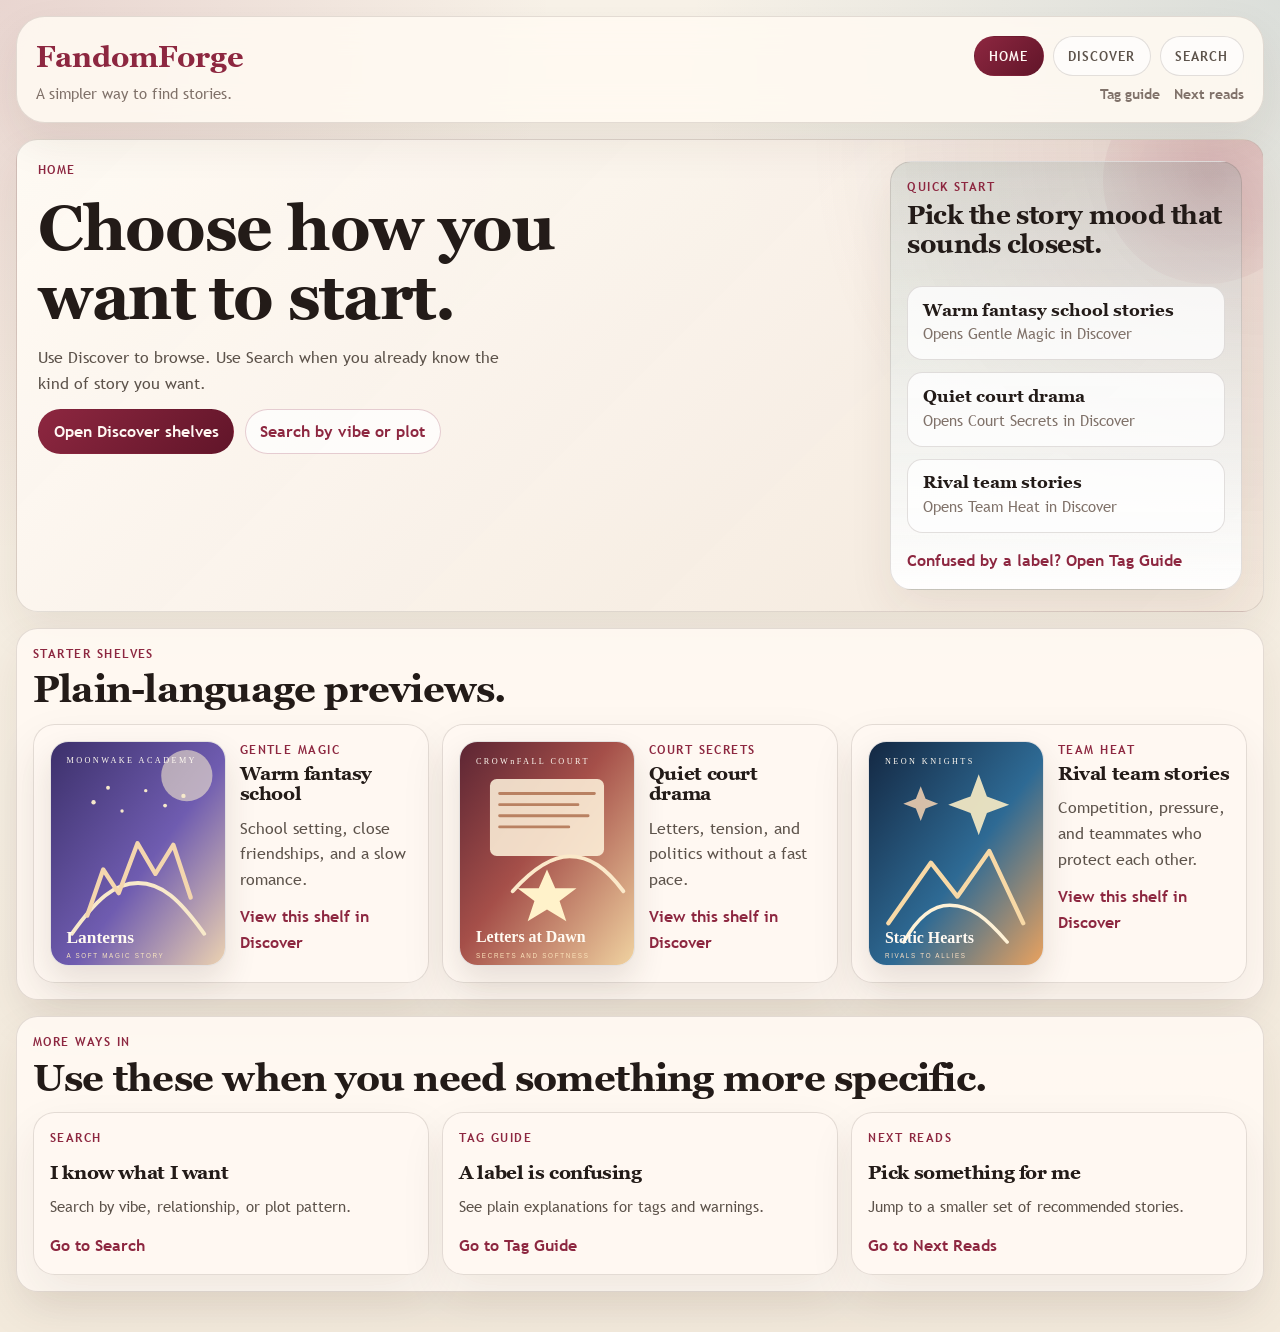
<file: index.html>
<!DOCTYPE html>
<html lang="en">
  <head>
    <meta charset="utf-8">
    <meta name="viewport" content="width=device-width, initial-scale=1">
    <title>FandomForge | Home</title>
    <meta
      name="description"
      content="FandomForge home screen with visual discovery paths, safer onboarding, and clearer story search."
    >
    <meta name="theme-color" content="#8b2437">
    <link rel="icon" href="assets/icons/favicon.svg" type="image/svg+xml">
    <link rel="stylesheet" href="styles/main.css">
  </head>
  <body class="home-page">
    <a class="skip-link" href="#main">Skip to content</a>

    <div class="prototype-shell">
      <header class="app-topbar">
        <div class="brand-lockup">
          <a class="brand-mark" href="index.html">FandomForge</a>
          <p class="brand-meta">A simpler way to find stories.</p>
        </div>
        <div class="topbar-actions">
          <nav class="site-nav" aria-label="Primary">
            <a class="nav-link is-active" href="index.html" aria-current="page">Home</a>
            <a class="nav-link" href="discover.html">Discover</a>
            <a class="nav-link" href="search.html">Search</a>
          </nav>
          <nav class="support-nav" aria-label="Support">
            <a class="support-link" href="tags.html">Tag guide</a>
            <a class="support-link" href="recommendations.html">Next reads</a>
          </nav>
        </div>
      </header>

      <main id="main" class="app-main home-main">
        <section class="page-hero home-hero">
          <div class="home-hero-copy">
            <p class="page-kicker">Home</p>
            <h1 class="page-title">Choose how you want to start.</h1>
            <p class="page-summary">
              Use Discover to browse. Use Search when you already know the kind of story you want.
            </p>
            <div class="action-row">
              <a class="button-link" href="discover.html#browse-by-mood">Open Discover shelves</a>
              <a class="button-link button-link--secondary" href="search.html#similar-task">Search by vibe or plot</a>
            </div>
          </div>

          <aside class="search-panel home-quick-start" aria-labelledby="quick-start-title">
            <div class="section-heading home-quick-heading">
              <p class="eyebrow">Quick Start</p>
              <h2 id="quick-start-title">Pick the story mood that sounds closest.</h2>
            </div>
            <div class="home-quick-grid">
              <a class="home-jump-card" href="discover.html#gentle-shelf">
                <strong>Warm fantasy school stories</strong>
                <span>Opens Gentle Magic in Discover</span>
              </a>
              <a class="home-jump-card" href="discover.html#court-shelf">
                <strong>Quiet court drama</strong>
                <span>Opens Court Secrets in Discover</span>
              </a>
              <a class="home-jump-card" href="discover.html#team-shelf">
                <strong>Rival team stories</strong>
                <span>Opens Team Heat in Discover</span>
              </a>
            </div>
            <a class="text-link" href="tags.html#starter-sets">Confused by a label? Open Tag Guide</a>
          </aside>
        </section>

        <section class="page-section home-section" aria-labelledby="starter-shelves-title">
          <div class="section-heading">
            <p class="eyebrow">Starter Shelves</p>
            <h2 id="starter-shelves-title">Plain-language previews.</h2>
          </div>

          <div class="story-grid">
            <article class="shelf-card home-shelf-card">
              <img
                class="story-cover"
                src="assets/covers/cover-moonwake-lanterns.svg"
                alt="Moonwake Academy decorative cover art"
              >
              <div class="home-shelf-copy">
                <div class="home-shelf-head">
                  <p class="eyebrow">Gentle Magic</p>
                  <h3>Warm fantasy school</h3>
                </div>
                <p class="mini-note">School setting, close friendships, and a slow romance.</p>
                <a class="text-link" href="discover.html#gentle-shelf">View this shelf in Discover</a>
              </div>
            </article>

            <article class="shelf-card home-shelf-card">
              <img
                class="story-cover"
                src="assets/covers/cover-crownfall-letters.svg"
                alt="Crownfall Court decorative cover art"
              >
              <div class="home-shelf-copy">
                <div class="home-shelf-head">
                  <p class="eyebrow">Court Secrets</p>
                  <h3>Quiet court drama</h3>
                </div>
                <p class="mini-note">Letters, tension, and politics without a fast pace.</p>
                <a class="text-link" href="discover.html#court-shelf">View this shelf in Discover</a>
              </div>
            </article>

            <article class="shelf-card home-shelf-card">
              <img
                class="story-cover"
                src="assets/covers/cover-neon-rivalry.svg"
                alt="Neon Knights decorative cover art"
              >
              <div class="home-shelf-copy">
                <div class="home-shelf-head">
                  <p class="eyebrow">Team Heat</p>
                  <h3>Rival team stories</h3>
                </div>
                <p class="mini-note">Competition, pressure, and teammates who protect each other.</p>
                <a class="text-link" href="discover.html#team-shelf">View this shelf in Discover</a>
              </div>
            </article>
          </div>
        </section>

        <section class="page-section home-section" aria-labelledby="alternate-starts-title">
          <div class="section-heading">
            <p class="eyebrow">More Ways In</p>
            <h2 id="alternate-starts-title">Use these when you need something more specific.</h2>
          </div>

          <div class="quick-grid">
            <article class="guide-card home-support-card">
              <p class="eyebrow">Search</p>
              <h3>I know what I want</h3>
              <p class="mini-note">Search by vibe, relationship, or plot pattern.</p>
              <a class="text-link" href="search.html#task-chooser-title">Go to Search</a>
            </article>
            <article class="guide-card home-support-card">
              <p class="eyebrow">Tag Guide</p>
              <h3>A label is confusing</h3>
              <p class="mini-note">See plain explanations for tags and warnings.</p>
              <a class="text-link" href="tags.html#starter-sets">Go to Tag Guide</a>
            </article>
            <article class="guide-card home-support-card">
              <p class="eyebrow">Next Reads</p>
              <h3>Pick something for me</h3>
              <p class="mini-note">Jump to a smaller set of recommended stories.</p>
              <a class="text-link" href="recommendations.html">Go to Next Reads</a>
            </article>
          </div>
        </section>
      </main>
    </div>
  </body>
</html>
</file>
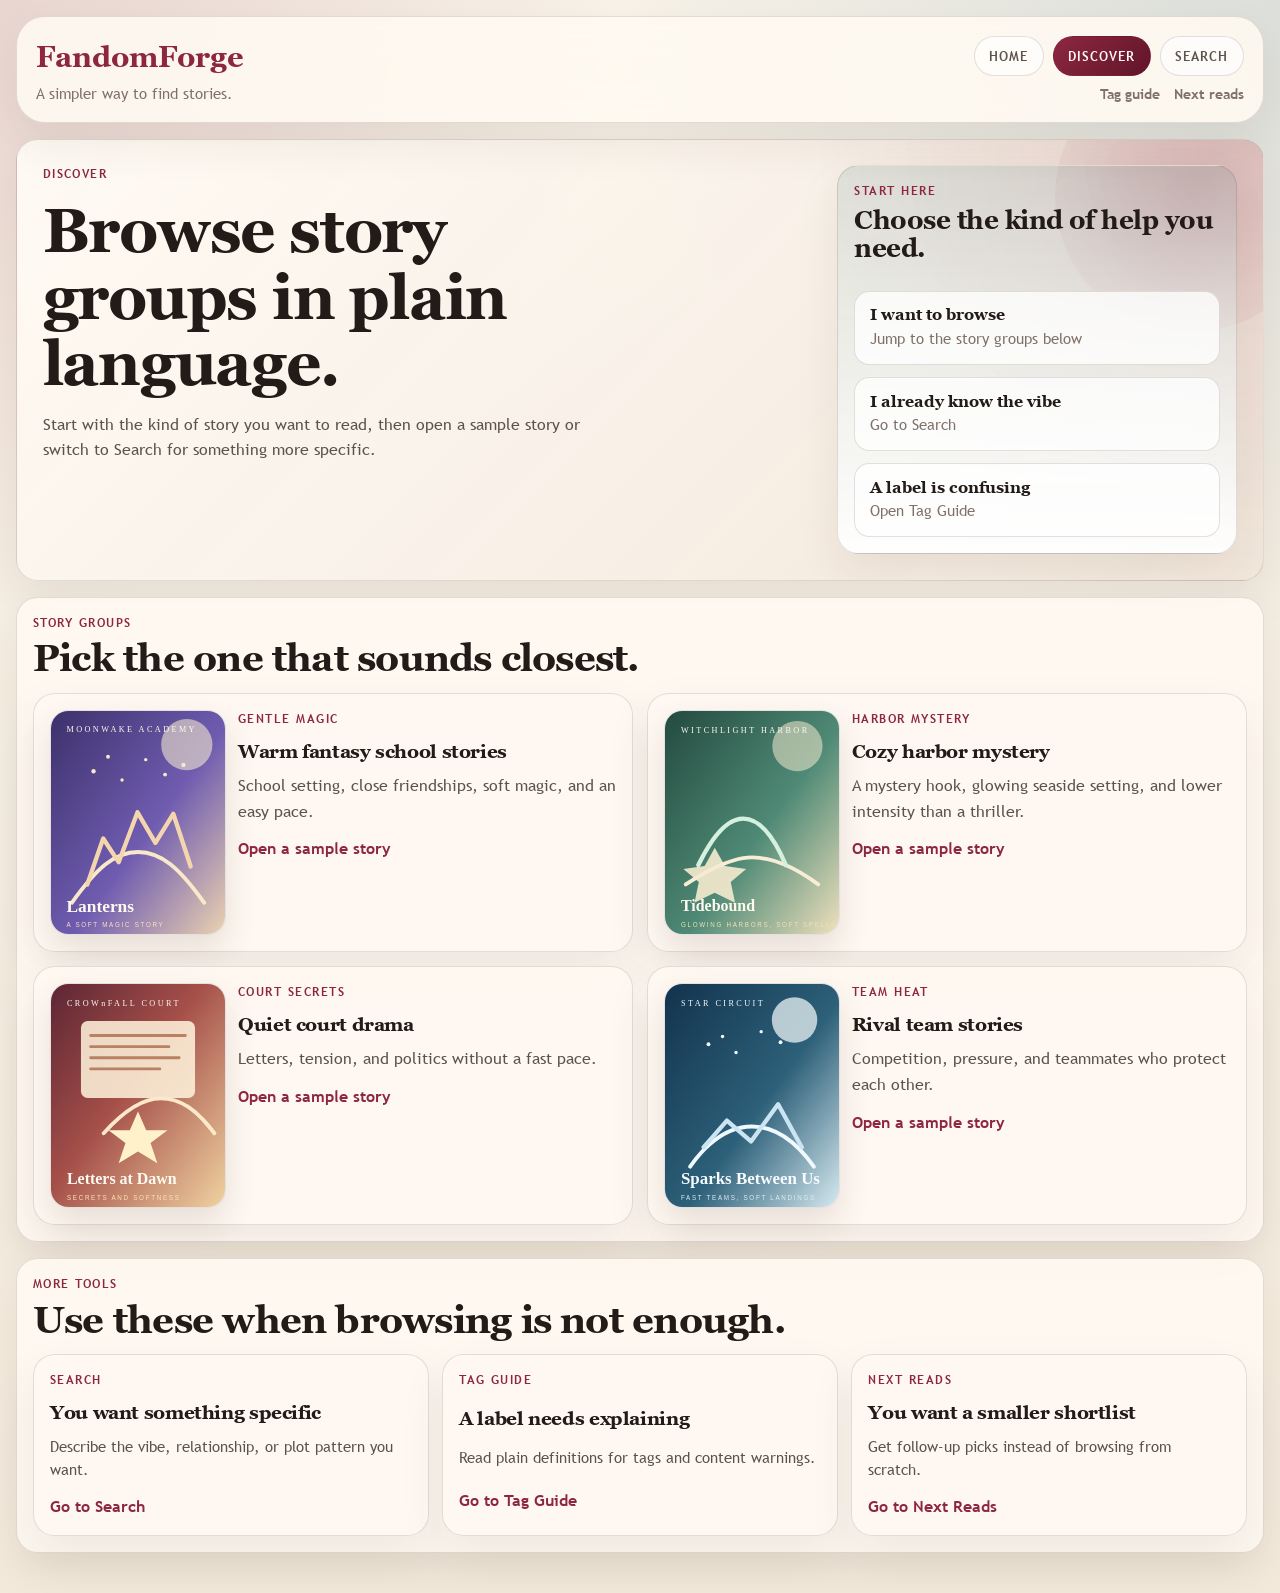
<file: discover.html>
<!DOCTYPE html>
<html lang="en">
  <head>
    <meta charset="utf-8">
    <meta name="viewport" content="width=device-width, initial-scale=1">
    <title>FandomForge | Discover</title>
    <meta
      name="description"
      content="FandomForge discover screen with visual shelves, starter routes, and beginner-friendly category browsing."
    >
    <meta name="theme-color" content="#8b2437">
    <link rel="icon" href="assets/icons/favicon.svg" type="image/svg+xml">
    <link rel="stylesheet" href="styles/main.css">
  </head>
  <body class="discover-page">
    <a class="skip-link" href="#main">Skip to content</a>

    <div class="prototype-shell">
      <header class="app-topbar">
        <div class="brand-lockup">
          <a class="brand-mark" href="index.html">FandomForge</a>
          <p class="brand-meta">A simpler way to find stories.</p>
        </div>
        <div class="topbar-actions">
          <nav class="site-nav" aria-label="Primary">
            <a class="nav-link" href="index.html">Home</a>
            <a class="nav-link is-active" href="discover.html" aria-current="page">Discover</a>
            <a class="nav-link" href="search.html">Search</a>
          </nav>
          <nav class="support-nav" aria-label="Support">
            <a class="support-link" href="tags.html">Tag guide</a>
            <a class="support-link" href="recommendations.html">Next reads</a>
          </nav>
        </div>
      </header>

      <main id="main" class="app-main discover-main">
        <section class="page-hero discover-hero">
          <div class="discover-hero-copy">
            <p class="page-kicker">Discover</p>
            <h1 class="page-title">Browse story groups in plain language.</h1>
            <p class="page-summary">
              Start with the kind of story you want to read, then open a sample story or switch to Search for something more specific.
            </p>
          </div>

          <aside class="search-panel discover-start-panel" aria-labelledby="discover-start-title">
            <div class="section-heading discover-start-heading">
              <p class="eyebrow">Start Here</p>
              <h2 id="discover-start-title">Choose the kind of help you need.</h2>
            </div>
            <div class="discover-start-grid">
              <a class="discover-start-card" href="#browse-by-mood">
                <strong>I want to browse</strong>
                <span>Jump to the story groups below</span>
              </a>
              <a class="discover-start-card" href="search.html#task-chooser-title">
                <strong>I already know the vibe</strong>
                <span>Go to Search</span>
              </a>
              <a class="discover-start-card" href="tags.html#starter-sets">
                <strong>A label is confusing</strong>
                <span>Open Tag Guide</span>
              </a>
            </div>
          </aside>
        </section>

        <section id="browse-by-mood" class="page-section discover-section" aria-labelledby="browse-by-mood-title">
          <div class="section-heading">
            <p class="eyebrow">Story Groups</p>
            <h2 id="browse-by-mood-title">Pick the one that sounds closest.</h2>
          </div>

          <div class="category-grid">
            <article id="gentle-shelf" class="browse-card">
              <img
                class="story-cover"
                src="assets/covers/cover-moonwake-lanterns.svg"
                alt="Moonwake Academy decorative cover art"
                loading="lazy"
              >
              <div class="discover-browse-copy">
                <p class="eyebrow">Gentle Magic</p>
                <h3>Warm fantasy school stories</h3>
                <p class="mini-note">School setting, close friendships, soft magic, and an easy pace.</p>
                <a class="text-link" href="story.html#moonwake-work">Open a sample story</a>
              </div>
            </article>

            <article id="harbor-shelf" class="browse-card">
              <img
                class="story-cover"
                src="assets/covers/cover-witchlight-tide.svg"
                alt="Witchlight Harbor decorative cover art"
                loading="lazy"
              >
              <div class="discover-browse-copy">
                <p class="eyebrow">Harbor Mystery</p>
                <h3>Cozy harbor mystery</h3>
                <p class="mini-note">A mystery hook, glowing seaside setting, and lower intensity than a thriller.</p>
                <a class="text-link" href="story.html#witchlight-work">Open a sample story</a>
              </div>
            </article>

            <article id="court-shelf" class="browse-card">
              <img
                class="story-cover"
                src="assets/covers/cover-crownfall-letters.svg"
                alt="Crownfall Court decorative cover art"
                loading="lazy"
              >
              <div class="discover-browse-copy">
                <p class="eyebrow">Court Secrets</p>
                <h3>Quiet court drama</h3>
                <p class="mini-note">Letters, tension, and politics without a fast pace.</p>
                <a class="text-link" href="story.html#crownfall-work">Open a sample story</a>
              </div>
            </article>

            <article id="team-shelf" class="browse-card">
              <img
                class="story-cover"
                src="assets/covers/cover-starcircuit-sparks.svg"
                alt="Star Circuit decorative cover art"
                loading="lazy"
              >
              <div class="discover-browse-copy">
                <p class="eyebrow">Team Heat</p>
                <h3>Rival team stories</h3>
                <p class="mini-note">Competition, pressure, and teammates who protect each other.</p>
                <a class="text-link" href="story.html#star-work">Open a sample story</a>
              </div>
            </article>
          </div>
        </section>

        <section id="media-directory" class="page-section discover-section" aria-labelledby="media-directory-title">
          <div class="section-heading">
            <p class="eyebrow">More Tools</p>
            <h2 id="media-directory-title">Use these when browsing is not enough.</h2>
          </div>

          <div class="quick-grid">
            <article class="guide-card discover-support-card">
              <p class="eyebrow">Search</p>
              <h3>You want something specific</h3>
              <p class="mini-note">Describe the vibe, relationship, or plot pattern you want.</p>
              <a class="text-link" href="search.html#task-chooser-title">Go to Search</a>
            </article>
            <article class="guide-card discover-support-card">
              <p class="eyebrow">Tag Guide</p>
              <h3>A label needs explaining</h3>
              <p class="mini-note">Read plain definitions for tags and content warnings.</p>
              <a class="text-link" href="tags.html#starter-sets">Go to Tag Guide</a>
            </article>
            <article class="guide-card discover-support-card">
              <p class="eyebrow">Next Reads</p>
              <h3>You want a smaller shortlist</h3>
              <p class="mini-note">Get follow-up picks instead of browsing from scratch.</p>
              <a class="text-link" href="recommendations.html#safe-start-lane">Go to Next Reads</a>
            </article>
          </div>
        </section>
      </main>
    </div>
  </body>
</html>
</file>
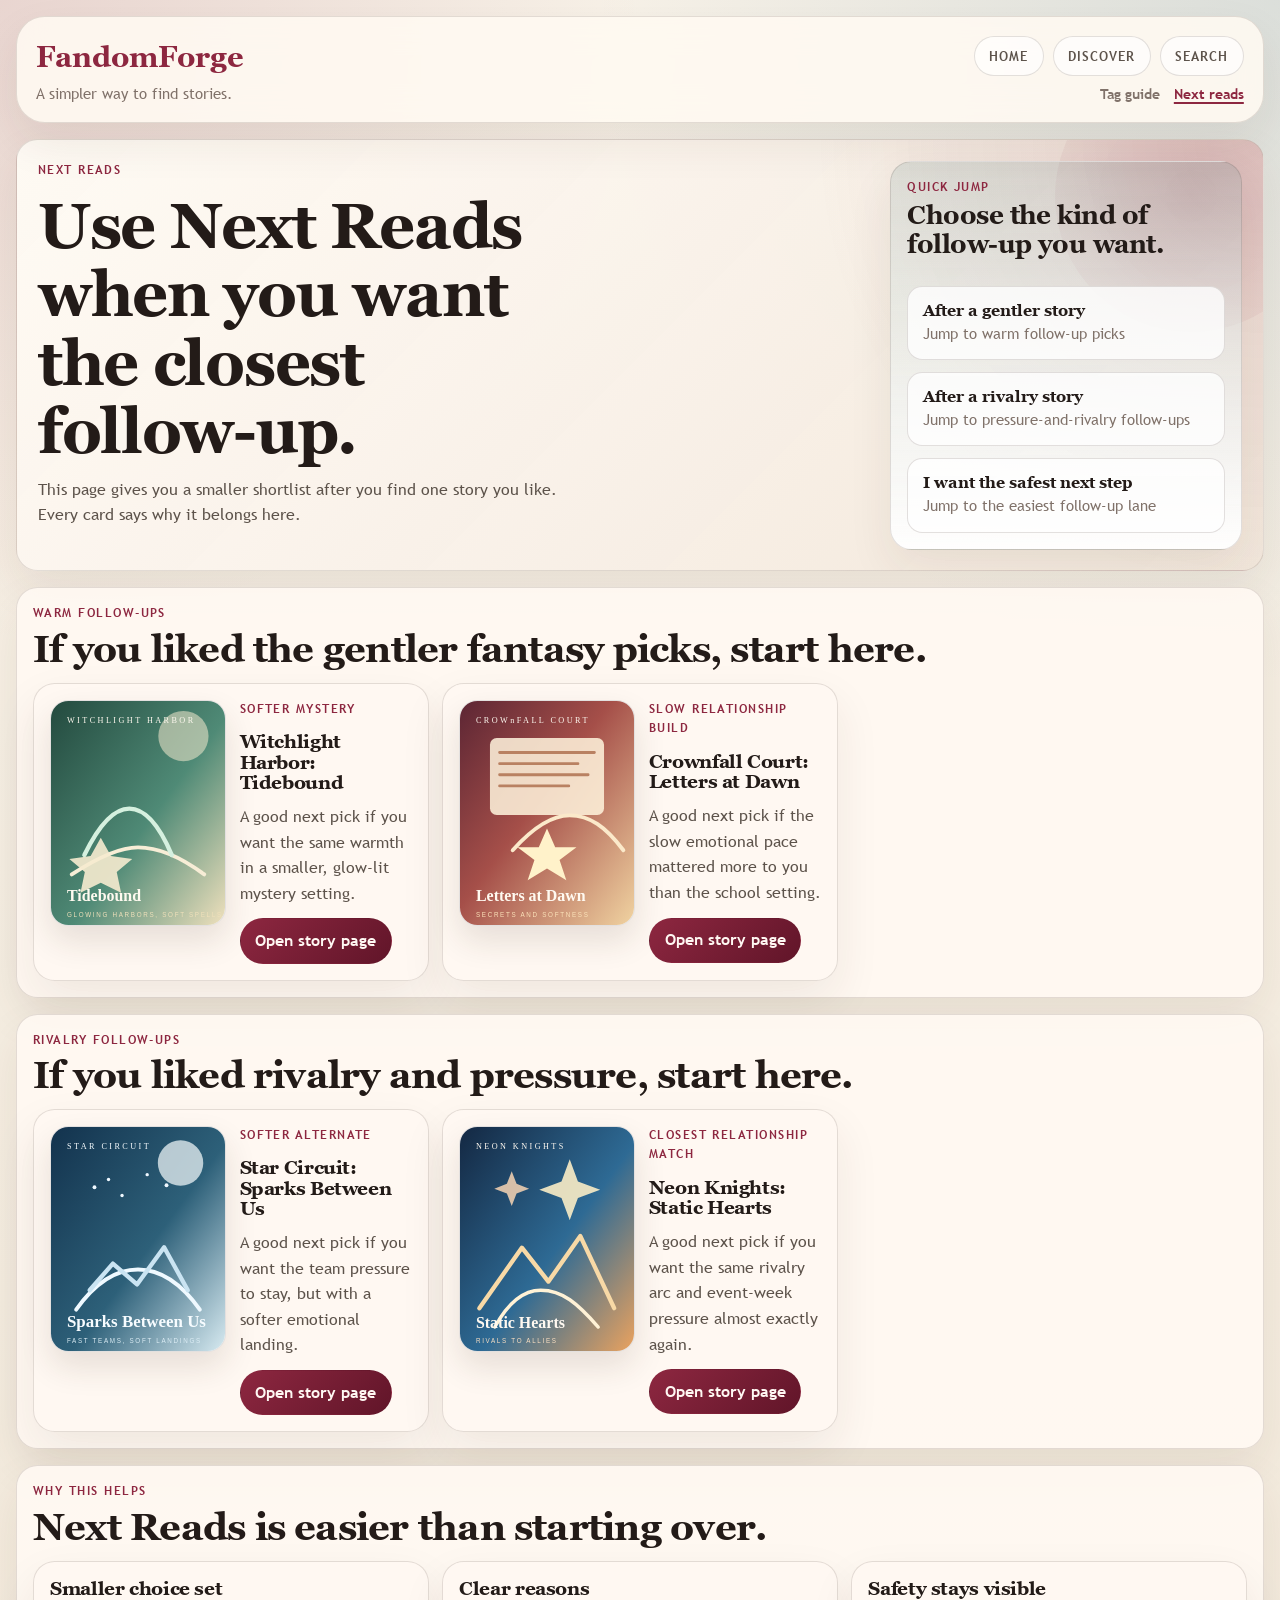
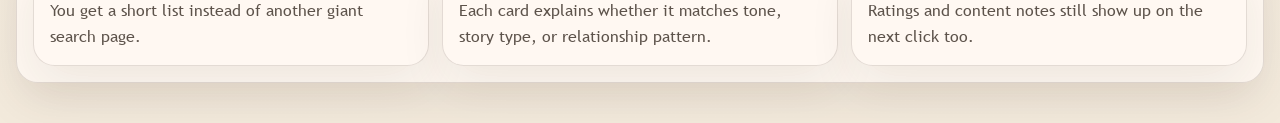
<file: recommendations.html>
<!DOCTYPE html>
<html lang="en">
  <head>
    <meta charset="utf-8">
    <meta name="viewport" content="width=device-width, initial-scale=1">
    <title>FandomForge | Recommendations</title>
    <meta
      name="description"
      content="FandomForge recommendations screen with explainable follow-up suggestions and safer next-step discovery."
    >
    <meta name="theme-color" content="#8b2437">
    <link rel="icon" href="assets/icons/favicon.svg" type="image/svg+xml">
    <link rel="stylesheet" href="styles/main.css">
  </head>
  <body class="compact-page recommendations-page">
    <a class="skip-link" href="#main">Skip to content</a>

    <div class="prototype-shell">
      <header class="app-topbar">
        <div class="brand-lockup">
          <a class="brand-mark" href="index.html">FandomForge</a>
          <p class="brand-meta">A simpler way to find stories.</p>
        </div>
        <div class="topbar-actions">
          <nav class="site-nav" aria-label="Primary">
            <a class="nav-link" href="index.html">Home</a>
            <a class="nav-link" href="discover.html">Discover</a>
            <a class="nav-link" href="search.html">Search</a>
          </nav>
          <nav class="support-nav" aria-label="Support">
            <a class="support-link" href="tags.html">Tag guide</a>
            <a class="support-link is-active" href="recommendations.html" aria-current="page">Next reads</a>
          </nav>
        </div>
      </header>

      <main id="main" class="app-main compact-main">
        <section class="page-hero">
          <div class="hero-copy-grid">
            <p class="page-kicker">Next Reads</p>
            <h1 class="page-title">Use Next Reads when you want the closest follow-up.</h1>
            <p class="page-summary">
              This page gives you a smaller shortlist after you find one story you like.
              Every card says why it belongs here.
            </p>
          </div>

          <aside class="search-panel page-shortcuts" aria-labelledby="next-reads-start-title">
            <div class="section-heading shortcut-heading">
              <p class="eyebrow">Quick Jump</p>
              <h2 id="next-reads-start-title">Choose the kind of follow-up you want.</h2>
            </div>
            <div class="shortcut-grid">
              <a class="shortcut-card" href="#because-theme">
                <strong>After a gentler story</strong>
                <span>Jump to warm follow-up picks</span>
              </a>
              <a class="shortcut-card" href="#because-similar">
                <strong>After a rivalry story</strong>
                <span>Jump to pressure-and-rivalry follow-ups</span>
              </a>
              <a class="shortcut-card" href="#safe-start-lane">
                <strong>I want the safest next step</strong>
                <span>Jump to the easiest follow-up lane</span>
              </a>
            </div>
          </aside>
        </section>

        <section id="because-theme" class="page-section" aria-labelledby="because-theme-title">
          <div class="section-heading">
            <p class="eyebrow">Warm Follow-ups</p>
            <h2 id="because-theme-title">If you liked the gentler fantasy picks, start here.</h2>
          </div>

          <div class="recommendation-grid">
            <article class="recommendation-card">
              <img
                class="story-cover"
                src="assets/covers/cover-witchlight-tide.svg"
                alt="Witchlight Harbor decorative cover art"
                loading="lazy"
              >
              <div class="card-copy-grid">
                <p class="eyebrow">Softer mystery</p>
                <h3>Witchlight Harbor: Tidebound</h3>
                <p class="mini-note">A good next pick if you want the same warmth in a smaller, glow-lit mystery setting.</p>
                <div class="action-row">
                  <a class="button-link" href="story.html#witchlight-work">Open story page</a>
                </div>
              </div>
            </article>

            <article class="recommendation-card">
              <img
                class="story-cover"
                src="assets/covers/cover-crownfall-letters.svg"
                alt="Crownfall Court decorative cover art"
                loading="lazy"
              >
              <div class="card-copy-grid">
                <p class="eyebrow">Slow relationship build</p>
                <h3>Crownfall Court: Letters at Dawn</h3>
                <p class="mini-note">A good next pick if the slow emotional pace mattered more to you than the school setting.</p>
                <div class="action-row">
                  <a class="button-link" href="story.html#crownfall-work">Open story page</a>
                </div>
              </div>
            </article>
          </div>
        </section>

        <section id="because-similar" class="page-section" aria-labelledby="because-similar-title">
          <div class="section-heading">
            <p class="eyebrow">Rivalry Follow-ups</p>
            <h2 id="because-similar-title">If you liked rivalry and pressure, start here.</h2>
          </div>

          <div class="recommendation-grid">
            <article class="recommendation-card">
              <img
                class="story-cover"
                src="assets/covers/cover-starcircuit-sparks.svg"
                alt="Star Circuit decorative cover art"
                loading="lazy"
              >
              <div class="card-copy-grid">
                <p class="eyebrow">Softer alternate</p>
                <h3>Star Circuit: Sparks Between Us</h3>
                <p class="mini-note">A good next pick if you want the team pressure to stay, but with a softer emotional landing.</p>
                <div class="action-row">
                  <a class="button-link" href="story.html#star-work">Open story page</a>
                </div>
              </div>
            </article>

            <article class="recommendation-card">
              <img
                class="story-cover"
                src="assets/covers/cover-neon-rivalry.svg"
                alt="Neon Knights decorative cover art"
                loading="lazy"
              >
              <div class="card-copy-grid">
                <p class="eyebrow">Closest relationship match</p>
                <h3>Neon Knights: Static Hearts</h3>
                <p class="mini-note">A good next pick if you want the same rivalry arc and event-week pressure almost exactly again.</p>
                <div class="action-row">
                  <a class="button-link" href="story.html#neon-work">Open story page</a>
                </div>
              </div>
            </article>
          </div>
        </section>

        <section id="safe-start-lane" class="page-section" aria-labelledby="safe-start-title">
          <div class="section-heading">
            <p class="eyebrow">Why This Helps</p>
            <h2 id="safe-start-title">Next Reads is easier than starting over.</h2>
          </div>

          <div class="quick-grid">
            <article class="detail-card">
              <h3>Smaller choice set</h3>
              <p class="mini-note">You get a short list instead of another giant search page.</p>
            </article>
            <article class="detail-card">
              <h3>Clear reasons</h3>
              <p class="mini-note">Each card explains whether it matches tone, story type, or relationship pattern.</p>
            </article>
            <article class="detail-card">
              <h3>Safety stays visible</h3>
              <p class="mini-note">Ratings and content notes still show up on the next click too.</p>
            </article>
          </div>
        </section>
      </main>
    </div>
  </body>
</html>
</file>
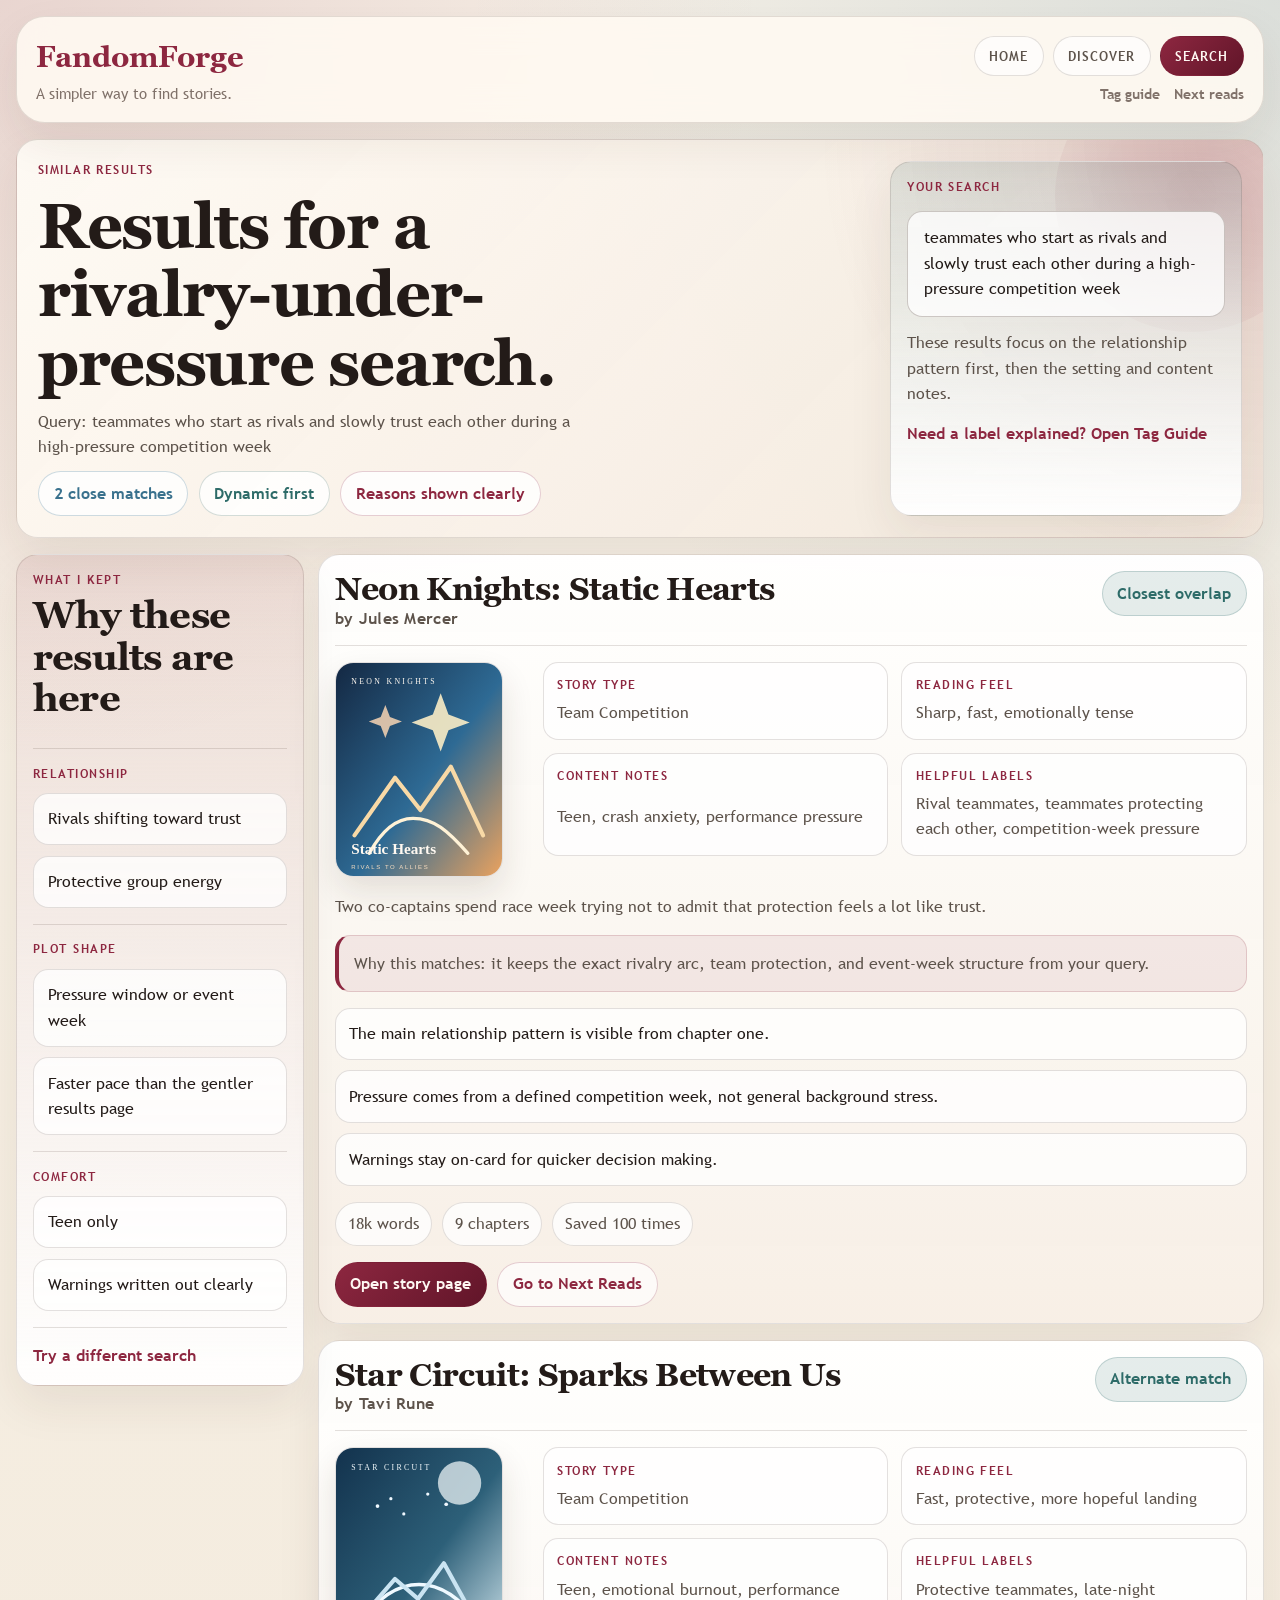
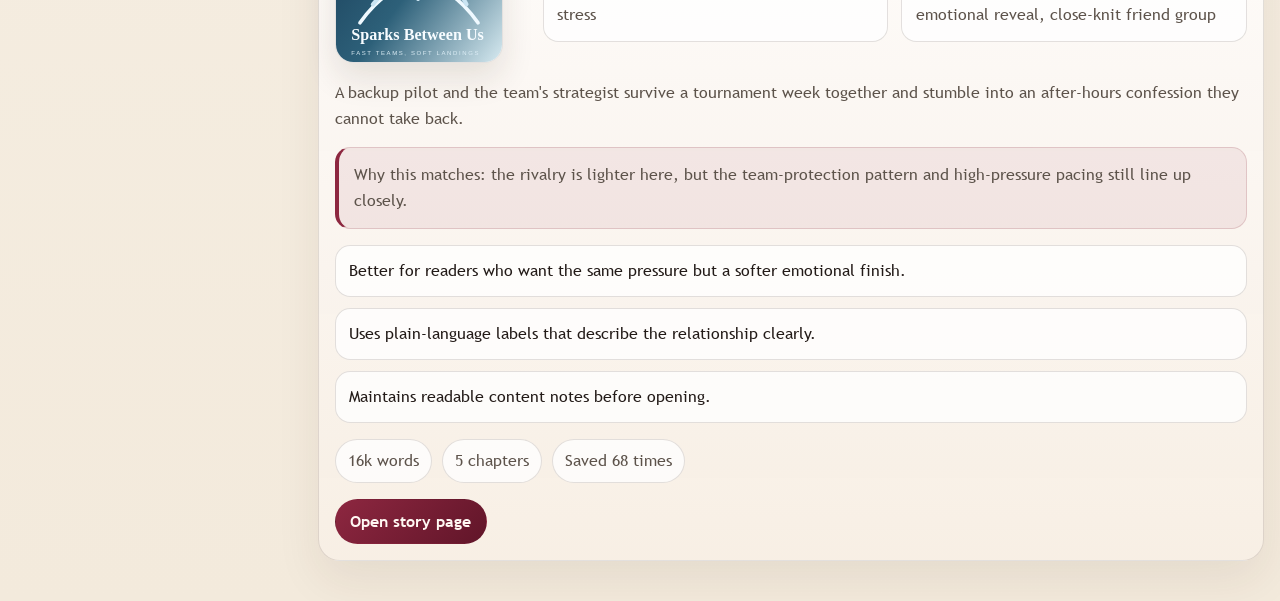
<file: search-similar.html>
<!DOCTYPE html>
<html lang="en">
  <head>
    <meta charset="utf-8">
    <meta name="viewport" content="width=device-width, initial-scale=1">
    <title>FandomForge | Similar Results</title>
    <meta
      name="description"
      content="FandomForge similar-story results with close-overlap explanations and beginner-friendly metadata."
    >
    <meta name="theme-color" content="#8b2437">
    <link rel="icon" href="assets/icons/favicon.svg" type="image/svg+xml">
    <link rel="stylesheet" href="styles/main.css">
  </head>
  <body class="compact-page similar-results-page">
    <a class="skip-link" href="#main">Skip to content</a>

    <div class="prototype-shell">
      <header class="app-topbar">
        <div class="brand-lockup">
          <a class="brand-mark" href="index.html">FandomForge</a>
          <p class="brand-meta">A simpler way to find stories.</p>
        </div>
        <div class="topbar-actions">
          <nav class="site-nav" aria-label="Primary">
            <a class="nav-link" href="index.html">Home</a>
            <a class="nav-link" href="discover.html">Discover</a>
            <a class="nav-link is-active" href="search.html" aria-current="page">Search</a>
          </nav>
          <nav class="support-nav" aria-label="Support">
            <a class="support-link" href="tags.html">Tag guide</a>
            <a class="support-link" href="recommendations.html">Next reads</a>
          </nav>
        </div>
      </header>

      <main id="main" class="app-main compact-main">
        <section class="page-hero">
          <div class="hero-copy-grid">
            <p class="page-kicker">Similar Results</p>
            <h1 class="page-title">Results for a rivalry-under-pressure search.</h1>
            <p class="page-summary">Query: teammates who start as rivals and slowly trust each other during a high-pressure competition week</p>
            <div class="badge-row">
              <span class="info-badge info-badge--sky">2 close matches</span>
              <span class="info-badge info-badge--teal">Dynamic first</span>
              <span class="info-badge info-badge--berry">Reasons shown clearly</span>
            </div>
          </div>

          <aside class="search-panel">
            <p class="eyebrow">Your Search</p>
            <div class="search-input">teammates who start as rivals and slowly trust each other during a high-pressure competition week</div>
            <p class="mini-note">These results focus on the relationship pattern first, then the setting and content notes.</p>
            <a class="text-link" href="tags.html#starter-sets">Need a label explained? Open Tag Guide</a>
          </aside>
        </section>

        <section id="specific-results" class="results-layout" aria-labelledby="similar-results-title">
          <aside class="filter-sidebar">
            <div class="section-heading">
              <p class="eyebrow">What I Kept</p>
              <h2 id="similar-results-title">Why these results are here</h2>
            </div>
            <div class="filter-block">
              <p class="meta-label">Relationship</p>
              <ul class="filter-list">
                <li>Rivals shifting toward trust</li>
                <li>Protective group energy</li>
              </ul>
            </div>
            <div class="filter-block">
              <p class="meta-label">Plot shape</p>
              <ul class="filter-list">
                <li>Pressure window or event week</li>
                <li>Faster pace than the gentler results page</li>
              </ul>
            </div>
            <div class="filter-block">
              <p class="meta-label">Comfort</p>
              <ul class="filter-list">
                <li>Teen only</li>
                <li>Warnings written out clearly</li>
              </ul>
            </div>
            <div class="filter-block">
              <a class="text-link" href="search.html#task-chooser-title">Try a different search</a>
            </div>
          </aside>

          <div class="work-list">
            <article class="work-card">
              <div class="work-topline">
                <div>
                  <h2 class="work-title">Neon Knights: Static Hearts</h2>
                  <p class="byline">by Jules Mercer</p>
                </div>
                <span class="match-pill">Closest overlap</span>
              </div>

              <div class="work-shell">
                <img
                  class="story-cover"
                  src="assets/covers/cover-neon-rivalry.svg"
                  alt="Neon Knights decorative cover art"
                >
                <div class="work-meta-grid">
                  <div class="meta-group">
                    <p class="meta-label">Story type</p>
                    <p class="meta-value">Team Competition</p>
                  </div>
                  <div class="meta-group">
                    <p class="meta-label">Reading feel</p>
                    <p class="meta-value">Sharp, fast, emotionally tense</p>
                  </div>
                  <div class="meta-group">
                    <p class="meta-label">Content notes</p>
                    <p class="meta-value">Teen, crash anxiety, performance pressure</p>
                  </div>
                  <div class="meta-group">
                    <p class="meta-label">Helpful labels</p>
                    <p class="meta-value">Rival teammates, teammates protecting each other, competition-week pressure</p>
                  </div>
                </div>
              </div>

              <p class="summary-text">Two co-captains spend race week trying not to admit that protection feels a lot like trust.</p>
              <p class="match-note">Why this matches: it keeps the exact rivalry arc, team protection, and event-week structure from your query.</p>
              <ul class="reason-list">
                <li>The main relationship pattern is visible from chapter one.</li>
                <li>Pressure comes from a defined competition week, not general background stress.</li>
                <li>Warnings stay on-card for quicker decision making.</li>
              </ul>
              <div class="stats-row">
                <span>18k words</span>
                <span>9 chapters</span>
                <span>Saved 100 times</span>
              </div>
              <div class="action-row">
                <a class="button-link" href="story.html#neon-work">Open story page</a>
                <a class="button-link button-link--secondary" href="recommendations.html#because-similar">Go to Next Reads</a>
              </div>
            </article>

            <article class="work-card">
              <div class="work-topline">
                <div>
                  <h2 class="work-title">Star Circuit: Sparks Between Us</h2>
                  <p class="byline">by Tavi Rune</p>
                </div>
                <span class="match-pill">Alternate match</span>
              </div>

              <div class="work-shell">
                <img
                  class="story-cover"
                  src="assets/covers/cover-starcircuit-sparks.svg"
                  alt="Star Circuit decorative cover art"
                >
                <div class="work-meta-grid">
                  <div class="meta-group">
                    <p class="meta-label">Story type</p>
                    <p class="meta-value">Team Competition</p>
                  </div>
                  <div class="meta-group">
                    <p class="meta-label">Reading feel</p>
                    <p class="meta-value">Fast, protective, more hopeful landing</p>
                  </div>
                  <div class="meta-group">
                    <p class="meta-label">Content notes</p>
                    <p class="meta-value">Teen, emotional burnout, performance stress</p>
                  </div>
                  <div class="meta-group">
                    <p class="meta-label">Helpful labels</p>
                    <p class="meta-value">Protective teammates, late-night emotional reveal, close-knit friend group</p>
                  </div>
                </div>
              </div>

              <p class="summary-text">A backup pilot and the team's strategist survive a tournament week together and stumble into an after-hours confession they cannot take back.</p>
              <p class="match-note">Why this matches: the rivalry is lighter here, but the team-protection pattern and high-pressure pacing still line up closely.</p>
              <ul class="reason-list">
                <li>Better for readers who want the same pressure but a softer emotional finish.</li>
                <li>Uses plain-language labels that describe the relationship clearly.</li>
                <li>Maintains readable content notes before opening.</li>
              </ul>
              <div class="stats-row">
                <span>16k words</span>
                <span>5 chapters</span>
                <span>Saved 68 times</span>
              </div>
              <div class="action-row">
                <a class="button-link" href="story.html#star-work">Open story page</a>
              </div>
            </article>
          </div>
        </section>
      </main>
    </div>
  </body>
</html>
</file>
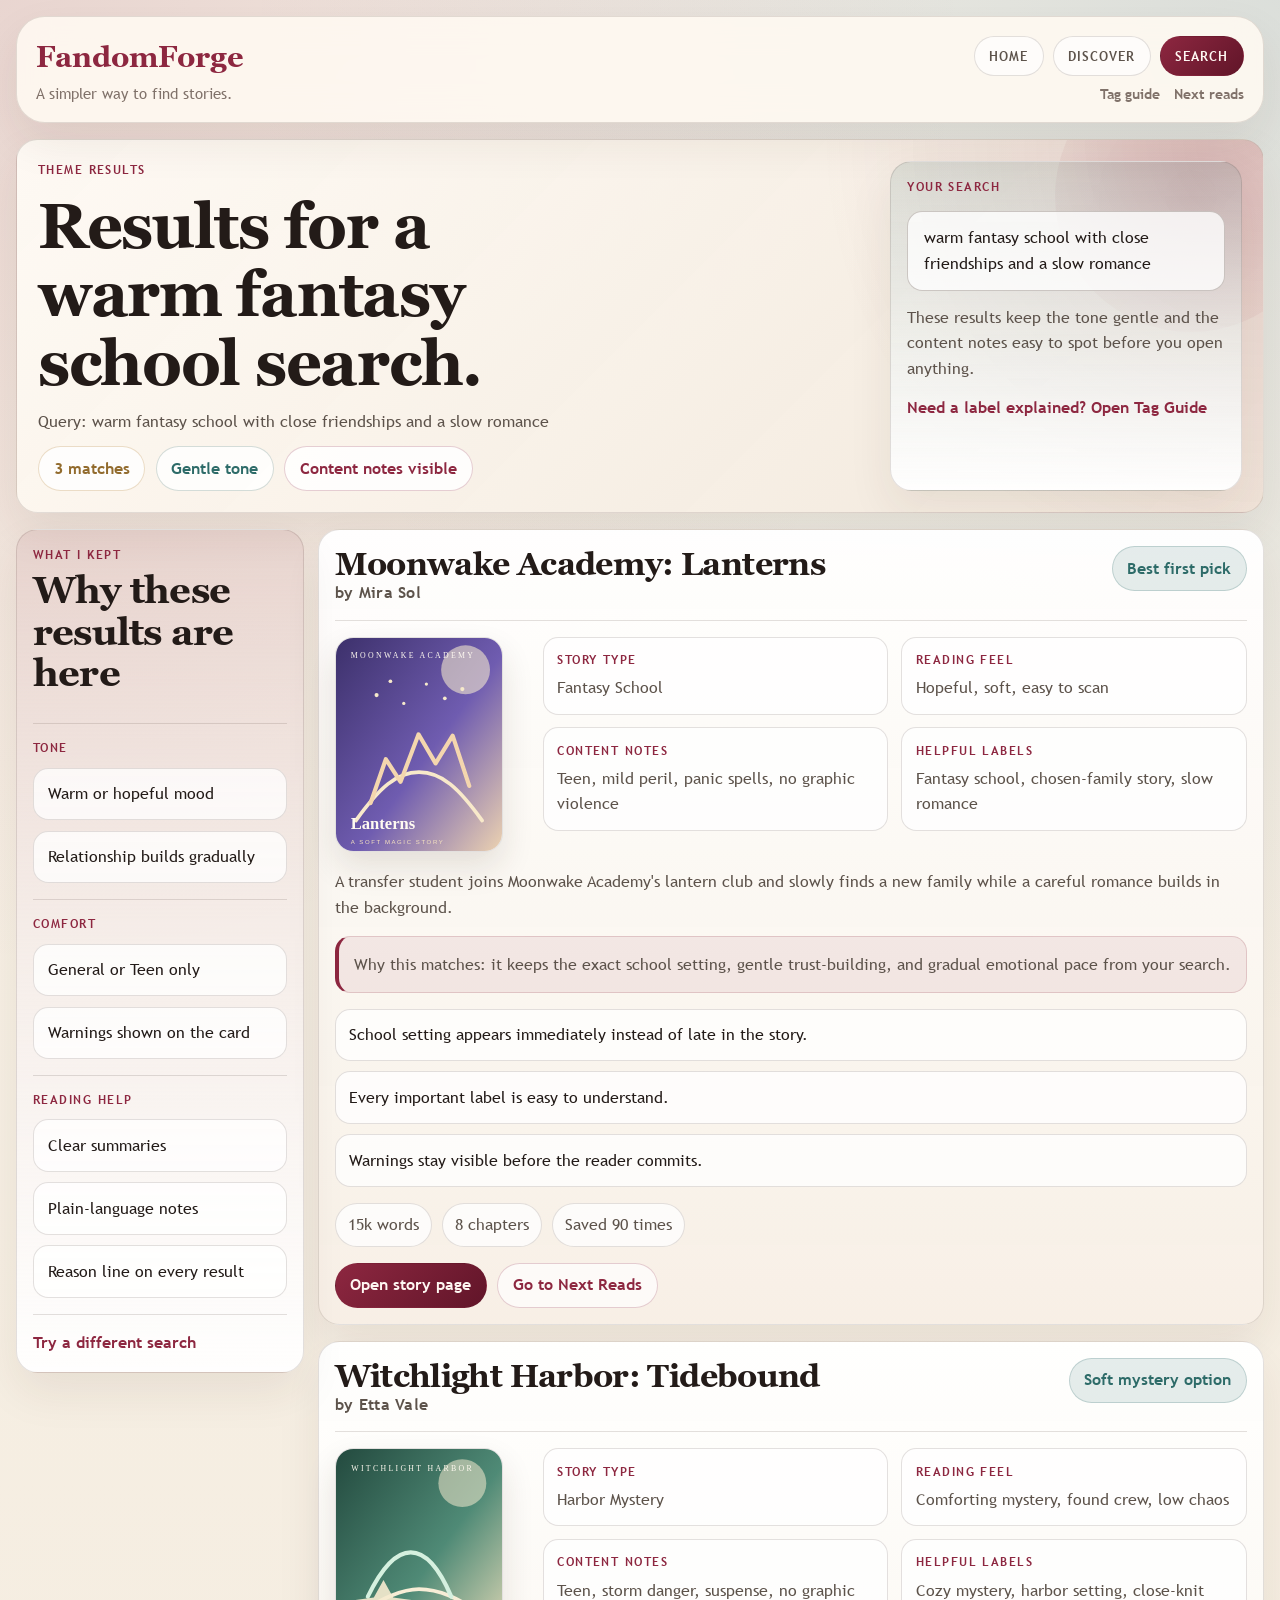
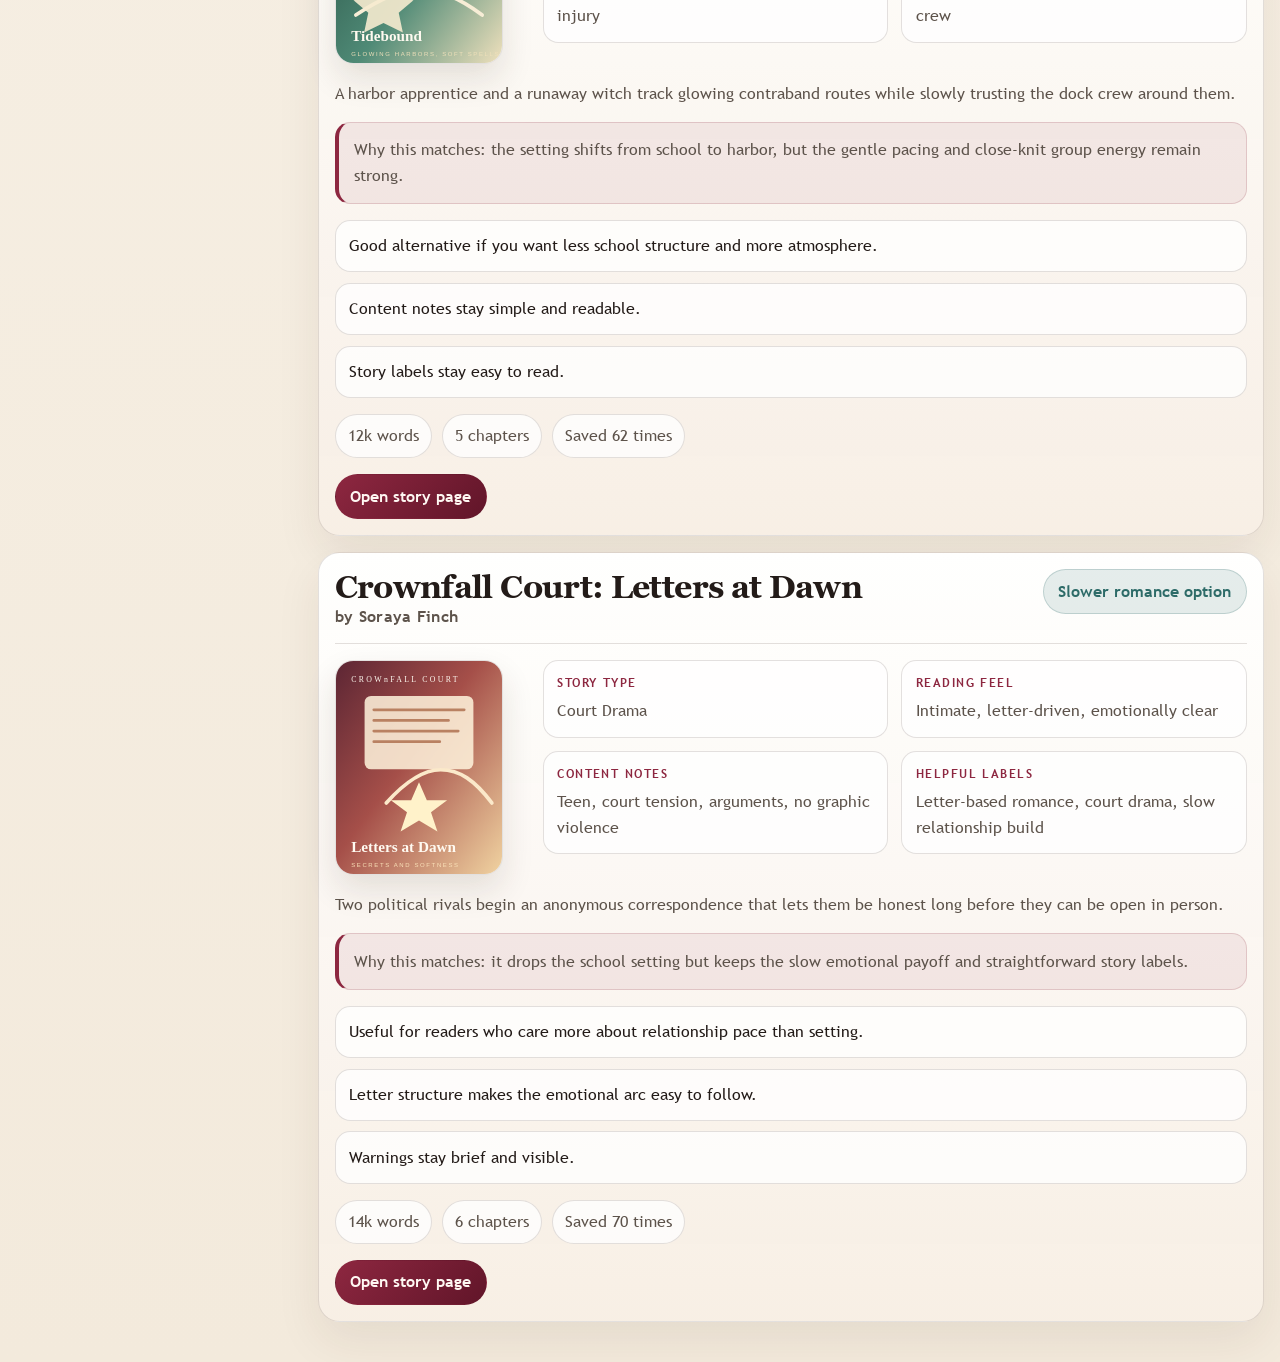
<file: search-theme.html>
<!DOCTYPE html>
<html lang="en">
  <head>
    <meta charset="utf-8">
    <meta name="viewport" content="width=device-width, initial-scale=1">
    <title>FandomForge | Theme Results</title>
    <meta
      name="description"
      content="FandomForge theme-based search results with guided explanations, visible content notes, and clear story cards."
    >
    <meta name="theme-color" content="#8b2437">
    <link rel="icon" href="assets/icons/favicon.svg" type="image/svg+xml">
    <link rel="stylesheet" href="styles/main.css">
  </head>
  <body class="compact-page theme-results-page">
    <a class="skip-link" href="#main">Skip to content</a>

    <div class="prototype-shell">
      <header class="app-topbar">
        <div class="brand-lockup">
          <a class="brand-mark" href="index.html">FandomForge</a>
          <p class="brand-meta">A simpler way to find stories.</p>
        </div>
        <div class="topbar-actions">
          <nav class="site-nav" aria-label="Primary">
            <a class="nav-link" href="index.html">Home</a>
            <a class="nav-link" href="discover.html">Discover</a>
            <a class="nav-link is-active" href="search.html" aria-current="page">Search</a>
          </nav>
          <nav class="support-nav" aria-label="Support">
            <a class="support-link" href="tags.html">Tag guide</a>
            <a class="support-link" href="recommendations.html">Next reads</a>
          </nav>
        </div>
      </header>

      <main id="main" class="app-main compact-main">
        <section class="page-hero">
          <div class="hero-copy-grid">
            <p class="page-kicker">Theme Results</p>
            <h1 class="page-title">Results for a warm fantasy school search.</h1>
            <p class="page-summary">Query: warm fantasy school with close friendships and a slow romance</p>
            <div class="badge-row">
              <span class="info-badge info-badge--gold">3 matches</span>
              <span class="info-badge info-badge--teal">Gentle tone</span>
              <span class="info-badge info-badge--berry">Content notes visible</span>
            </div>
          </div>

          <aside class="search-panel">
            <p class="eyebrow">Your Search</p>
            <div class="search-input">warm fantasy school with close friendships and a slow romance</div>
            <p class="mini-note">These results keep the tone gentle and the content notes easy to spot before you open anything.</p>
            <a class="text-link" href="tags.html#starter-sets">Need a label explained? Open Tag Guide</a>
          </aside>
        </section>

        <section id="theme-results" class="results-layout" aria-labelledby="theme-results-title">
          <aside class="filter-sidebar">
            <div class="section-heading">
              <p class="eyebrow">What I Kept</p>
              <h2 id="theme-results-title">Why these results are here</h2>
            </div>
            <div class="filter-block">
              <p class="meta-label">Tone</p>
              <ul class="filter-list">
                <li>Warm or hopeful mood</li>
                <li>Relationship builds gradually</li>
              </ul>
            </div>
            <div class="filter-block">
              <p class="meta-label">Comfort</p>
              <ul class="filter-list">
                <li>General or Teen only</li>
                <li>Warnings shown on the card</li>
              </ul>
            </div>
            <div class="filter-block">
              <p class="meta-label">Reading help</p>
              <ul class="filter-list">
                <li>Clear summaries</li>
                <li>Plain-language notes</li>
                <li>Reason line on every result</li>
              </ul>
            </div>
            <div class="filter-block">
              <a class="text-link" href="search.html#task-chooser-title">Try a different search</a>
            </div>
          </aside>

          <div class="work-list">
            <article class="work-card">
              <div class="work-topline">
                <div>
                  <h2 class="work-title">Moonwake Academy: Lanterns</h2>
                  <p class="byline">by Mira Sol</p>
                </div>
                <span class="match-pill">Best first pick</span>
              </div>

              <div class="work-shell">
                <img
                  class="story-cover"
                  src="assets/covers/cover-moonwake-lanterns.svg"
                  alt="Moonwake Academy decorative cover art"
                >
                <div class="work-meta-grid">
                  <div class="meta-group">
                    <p class="meta-label">Story type</p>
                    <p class="meta-value">Fantasy School</p>
                  </div>
                  <div class="meta-group">
                    <p class="meta-label">Reading feel</p>
                    <p class="meta-value">Hopeful, soft, easy to scan</p>
                  </div>
                  <div class="meta-group">
                    <p class="meta-label">Content notes</p>
                    <p class="meta-value">Teen, mild peril, panic spells, no graphic violence</p>
                  </div>
                  <div class="meta-group">
                    <p class="meta-label">Helpful labels</p>
                    <p class="meta-value">Fantasy school, chosen-family story, slow romance</p>
                  </div>
                </div>
              </div>

              <p class="summary-text">A transfer student joins Moonwake Academy's lantern club and slowly finds a new family while a careful romance builds in the background.</p>
              <p class="match-note">Why this matches: it keeps the exact school setting, gentle trust-building, and gradual emotional pace from your search.</p>
              <ul class="reason-list">
                <li>School setting appears immediately instead of late in the story.</li>
                <li>Every important label is easy to understand.</li>
                <li>Warnings stay visible before the reader commits.</li>
              </ul>
              <div class="stats-row">
                <span>15k words</span>
                <span>8 chapters</span>
                <span>Saved 90 times</span>
              </div>
              <div class="action-row">
                <a class="button-link" href="story.html#moonwake-work">Open story page</a>
                <a class="button-link button-link--secondary" href="recommendations.html#because-theme">Go to Next Reads</a>
              </div>
            </article>

            <article class="work-card">
              <div class="work-topline">
                <div>
                  <h2 class="work-title">Witchlight Harbor: Tidebound</h2>
                  <p class="byline">by Etta Vale</p>
                </div>
                <span class="match-pill">Soft mystery option</span>
              </div>

              <div class="work-shell">
                <img
                  class="story-cover"
                  src="assets/covers/cover-witchlight-tide.svg"
                  alt="Witchlight Harbor decorative cover art"
                >
                <div class="work-meta-grid">
                  <div class="meta-group">
                    <p class="meta-label">Story type</p>
                    <p class="meta-value">Harbor Mystery</p>
                  </div>
                  <div class="meta-group">
                    <p class="meta-label">Reading feel</p>
                    <p class="meta-value">Comforting mystery, found crew, low chaos</p>
                  </div>
                  <div class="meta-group">
                    <p class="meta-label">Content notes</p>
                    <p class="meta-value">Teen, storm danger, suspense, no graphic injury</p>
                  </div>
                  <div class="meta-group">
                    <p class="meta-label">Helpful labels</p>
                    <p class="meta-value">Cozy mystery, harbor setting, close-knit crew</p>
                  </div>
                </div>
              </div>

              <p class="summary-text">A harbor apprentice and a runaway witch track glowing contraband routes while slowly trusting the dock crew around them.</p>
              <p class="match-note">Why this matches: the setting shifts from school to harbor, but the gentle pacing and close-knit group energy remain strong.</p>
              <ul class="reason-list">
                <li>Good alternative if you want less school structure and more atmosphere.</li>
                <li>Content notes stay simple and readable.</li>
                <li>Story labels stay easy to read.</li>
              </ul>
              <div class="stats-row">
                <span>12k words</span>
                <span>5 chapters</span>
                <span>Saved 62 times</span>
              </div>
              <div class="action-row">
                <a class="button-link" href="story.html#witchlight-work">Open story page</a>
              </div>
            </article>

            <article class="work-card">
              <div class="work-topline">
                <div>
                  <h2 class="work-title">Crownfall Court: Letters at Dawn</h2>
                  <p class="byline">by Soraya Finch</p>
                </div>
                <span class="match-pill">Slower romance option</span>
              </div>

              <div class="work-shell">
                <img
                  class="story-cover"
                  src="assets/covers/cover-crownfall-letters.svg"
                  alt="Crownfall Court decorative cover art"
                >
                <div class="work-meta-grid">
                  <div class="meta-group">
                    <p class="meta-label">Story type</p>
                    <p class="meta-value">Court Drama</p>
                  </div>
                  <div class="meta-group">
                    <p class="meta-label">Reading feel</p>
                    <p class="meta-value">Intimate, letter-driven, emotionally clear</p>
                  </div>
                  <div class="meta-group">
                    <p class="meta-label">Content notes</p>
                    <p class="meta-value">Teen, court tension, arguments, no graphic violence</p>
                  </div>
                  <div class="meta-group">
                    <p class="meta-label">Helpful labels</p>
                    <p class="meta-value">Letter-based romance, court drama, slow relationship build</p>
                  </div>
                </div>
              </div>

              <p class="summary-text">Two political rivals begin an anonymous correspondence that lets them be honest long before they can be open in person.</p>
              <p class="match-note">Why this matches: it drops the school setting but keeps the slow emotional payoff and straightforward story labels.</p>
              <ul class="reason-list">
                <li>Useful for readers who care more about relationship pace than setting.</li>
                <li>Letter structure makes the emotional arc easy to follow.</li>
                <li>Warnings stay brief and visible.</li>
              </ul>
              <div class="stats-row">
                <span>14k words</span>
                <span>6 chapters</span>
                <span>Saved 70 times</span>
              </div>
              <div class="action-row">
                <a class="button-link" href="story.html#crownfall-work">Open story page</a>
              </div>
            </article>
          </div>
        </section>
      </main>
    </div>
  </body>
</html>
</file>
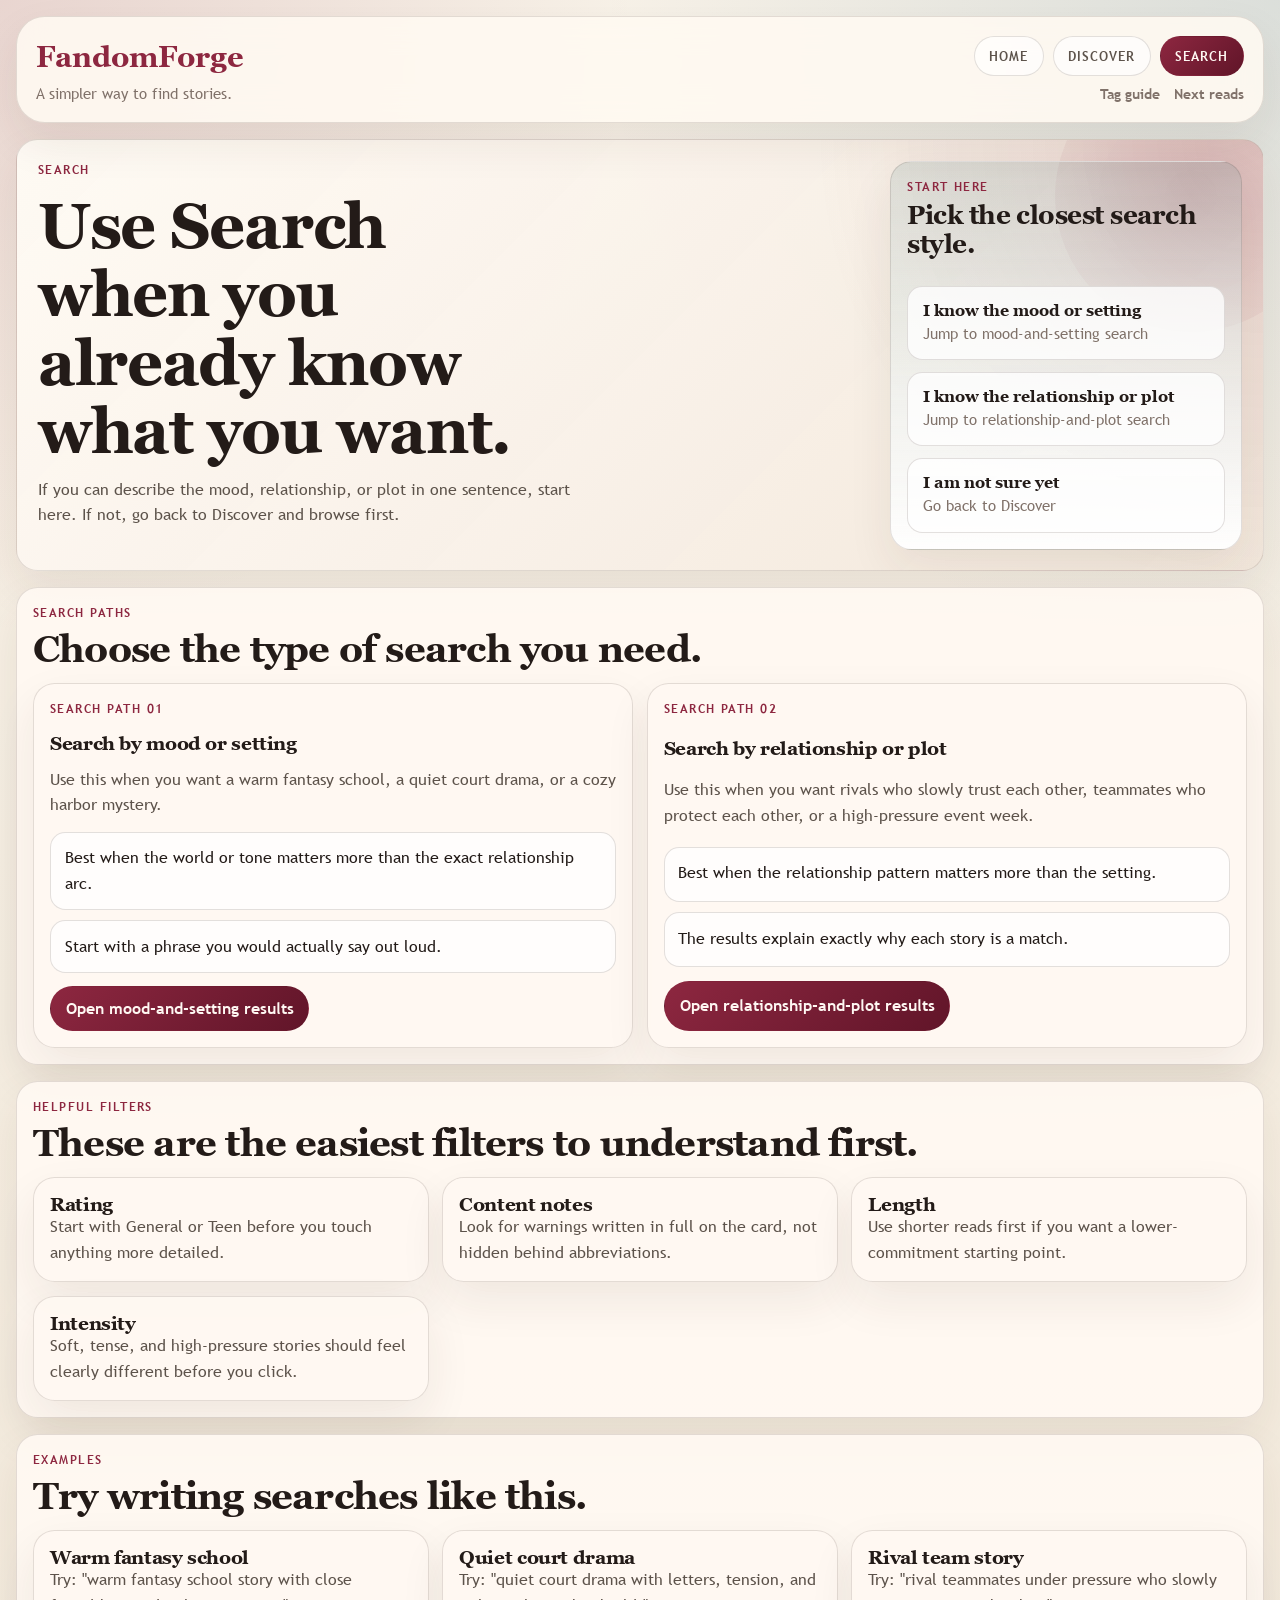
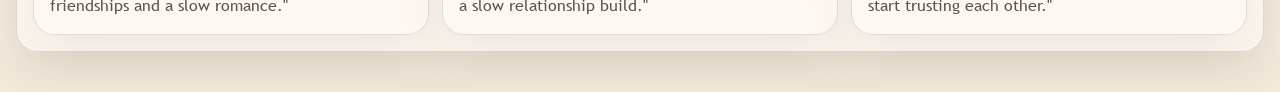
<file: search.html>
<!DOCTYPE html>
<html lang="en">
  <head>
    <meta charset="utf-8">
    <meta name="viewport" content="width=device-width, initial-scale=1">
    <title>FandomForge | Search</title>
    <meta
      name="description"
      content="FandomForge search screen with theme mode, similar-story mode, and simplified starter filters."
    >
    <meta name="theme-color" content="#8b2437">
    <link rel="icon" href="assets/icons/favicon.svg" type="image/svg+xml">
    <link rel="stylesheet" href="styles/main.css">
  </head>
  <body class="compact-page search-page">
    <a class="skip-link" href="#main">Skip to content</a>

    <div class="prototype-shell">
      <header class="app-topbar">
        <div class="brand-lockup">
          <a class="brand-mark" href="index.html">FandomForge</a>
          <p class="brand-meta">A simpler way to find stories.</p>
        </div>
        <div class="topbar-actions">
          <nav class="site-nav" aria-label="Primary">
            <a class="nav-link" href="index.html">Home</a>
            <a class="nav-link" href="discover.html">Discover</a>
            <a class="nav-link is-active" href="search.html" aria-current="page">Search</a>
          </nav>
          <nav class="support-nav" aria-label="Support">
            <a class="support-link" href="tags.html">Tag guide</a>
            <a class="support-link" href="recommendations.html">Next reads</a>
          </nav>
        </div>
      </header>

      <main id="main" class="app-main compact-main">
        <section class="page-hero">
          <div class="hero-copy-grid">
            <p class="page-kicker">Search</p>
            <h1 class="page-title">Use Search when you already know what you want.</h1>
            <p class="page-summary">
              If you can describe the mood, relationship, or plot in one sentence, start here.
              If not, go back to Discover and browse first.
            </p>
          </div>

          <aside class="search-panel page-shortcuts" aria-labelledby="search-start-title">
            <div class="section-heading shortcut-heading">
              <p class="eyebrow">Start Here</p>
              <h2 id="search-start-title">Pick the closest search style.</h2>
            </div>
            <div class="shortcut-grid">
              <a class="shortcut-card" href="#theme-task">
                <strong>I know the mood or setting</strong>
                <span>Jump to mood-and-setting search</span>
              </a>
              <a class="shortcut-card" href="#similar-task">
                <strong>I know the relationship or plot</strong>
                <span>Jump to relationship-and-plot search</span>
              </a>
              <a class="shortcut-card" href="discover.html#browse-by-mood">
                <strong>I am not sure yet</strong>
                <span>Go back to Discover</span>
              </a>
            </div>
          </aside>
        </section>

        <section class="page-section" aria-labelledby="task-chooser-title">
          <div class="section-heading">
            <p class="eyebrow">Search Paths</p>
            <h2 id="task-chooser-title">Choose the type of search you need.</h2>
          </div>

          <div class="task-grid">
            <article id="theme-task" class="task-card">
              <p class="eyebrow">Search Path 01</p>
              <h3>Search by mood or setting</h3>
              <p class="mini-note">Use this when you want a warm fantasy school, a quiet court drama, or a cozy harbor mystery.</p>
              <ul class="compact-list">
                <li>Best when the world or tone matters more than the exact relationship arc.</li>
                <li>Start with a phrase you would actually say out loud.</li>
              </ul>
              <div class="action-row">
                <a class="button-link" href="search-theme.html#theme-results">Open mood-and-setting results</a>
              </div>
            </article>

            <article id="similar-task" class="task-card">
              <p class="eyebrow">Search Path 02</p>
              <h3>Search by relationship or plot</h3>
              <p class="mini-note">Use this when you want rivals who slowly trust each other, teammates who protect each other, or a high-pressure event week.</p>
              <ul class="compact-list">
                <li>Best when the relationship pattern matters more than the setting.</li>
                <li>The results explain exactly why each story is a match.</li>
              </ul>
              <div class="action-row">
                <a class="button-link" href="search-similar.html#specific-results">Open relationship-and-plot results</a>
              </div>
            </article>
          </div>
        </section>

        <section class="page-section" aria-labelledby="starter-filters-title">
          <div class="section-heading">
            <p class="eyebrow">Helpful Filters</p>
            <h2 id="starter-filters-title">These are the easiest filters to understand first.</h2>
          </div>

          <div class="quick-grid">
            <article class="detail-card">
              <h3>Rating</h3>
              <p class="mini-note">Start with General or Teen before you touch anything more detailed.</p>
            </article>
            <article class="detail-card">
              <h3>Content notes</h3>
              <p class="mini-note">Look for warnings written in full on the card, not hidden behind abbreviations.</p>
            </article>
            <article class="detail-card">
              <h3>Length</h3>
              <p class="mini-note">Use shorter reads first if you want a lower-commitment starting point.</p>
            </article>
            <article class="detail-card">
              <h3>Intensity</h3>
              <p class="mini-note">Soft, tense, and high-pressure stories should feel clearly different before you click.</p>
            </article>
          </div>
        </section>

        <section class="page-section" aria-labelledby="search-language-title">
          <div class="section-heading">
            <p class="eyebrow">Examples</p>
            <h2 id="search-language-title">Try writing searches like this.</h2>
          </div>

          <div class="quick-grid">
            <article class="example-panel">
              <h3>Warm fantasy school</h3>
              <p class="mini-note">Try: "warm fantasy school story with close friendships and a slow romance."</p>
            </article>
            <article class="example-panel">
              <h3>Quiet court drama</h3>
              <p class="mini-note">Try: "quiet court drama with letters, tension, and a slow relationship build."</p>
            </article>
            <article class="example-panel">
              <h3>Rival team story</h3>
              <p class="mini-note">Try: "rival teammates under pressure who slowly start trusting each other."</p>
            </article>
          </div>
        </section>
      </main>
    </div>
  </body>
</html>
</file>
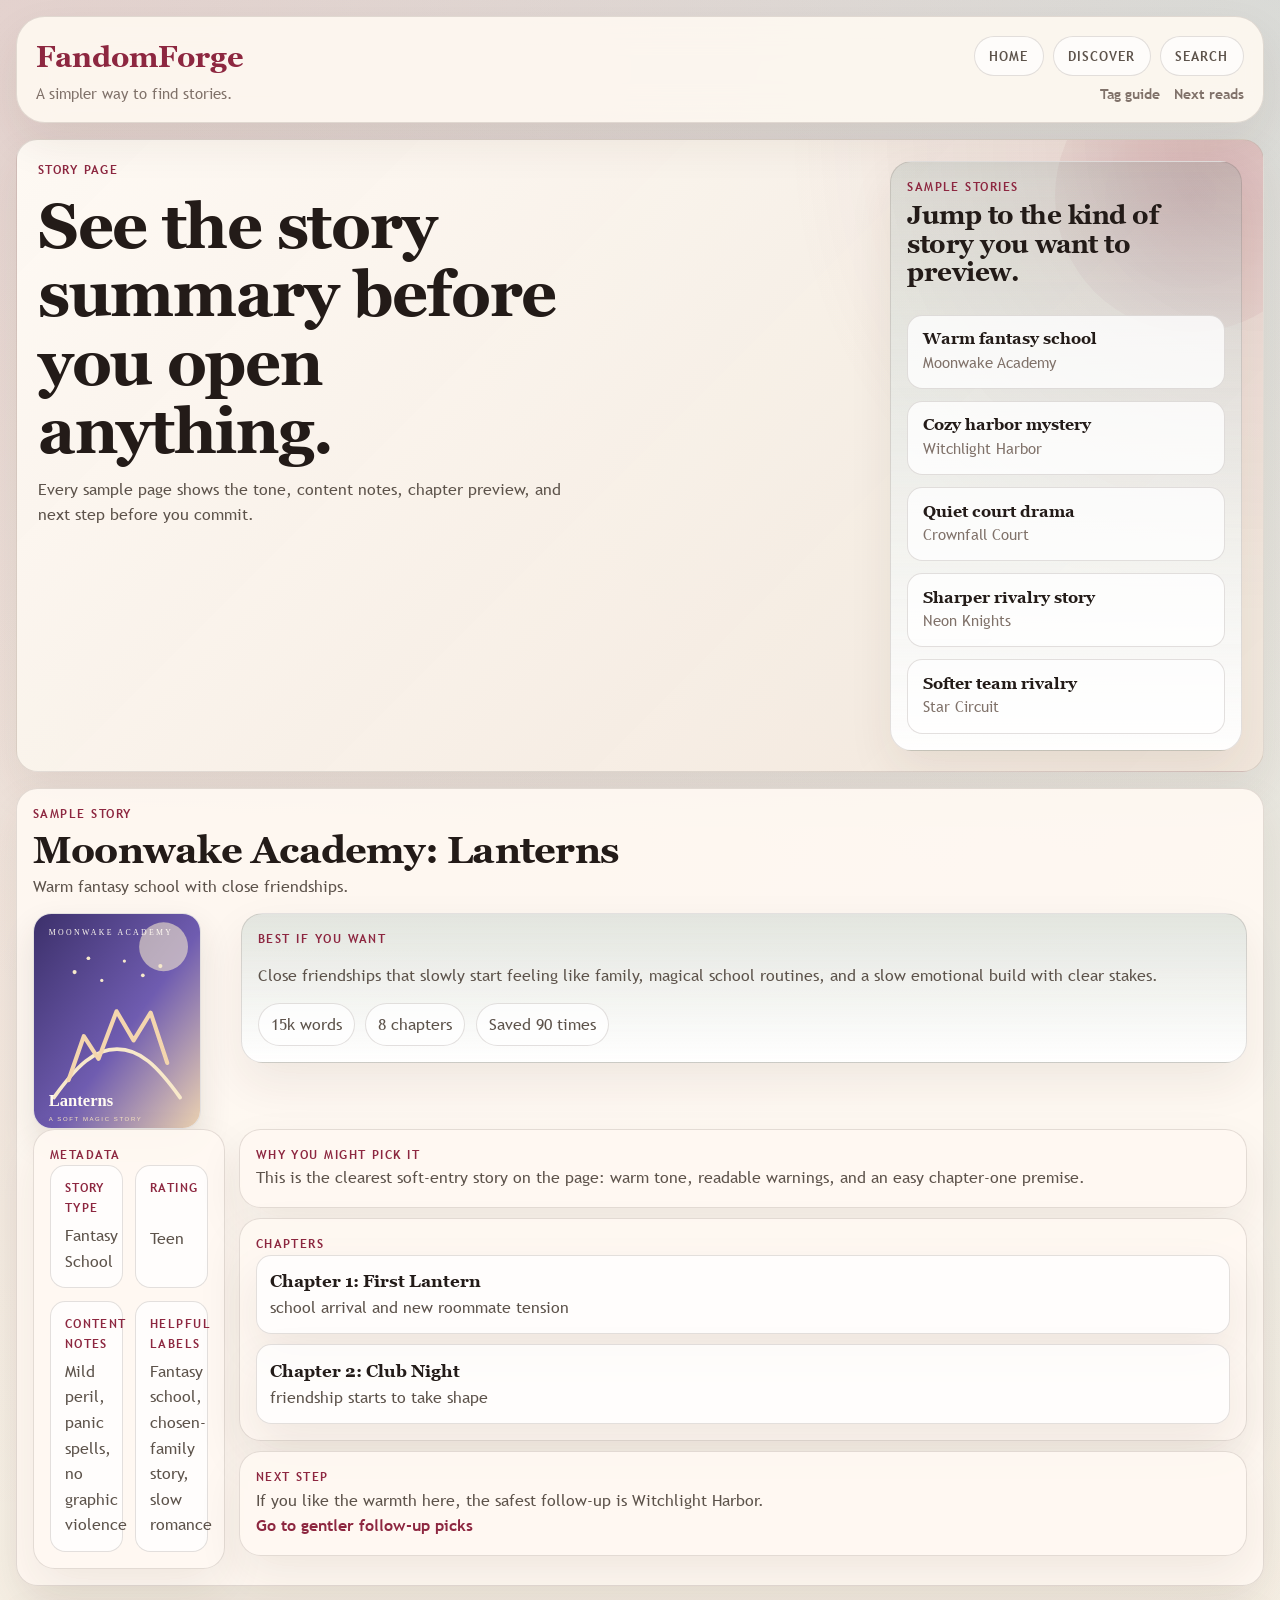
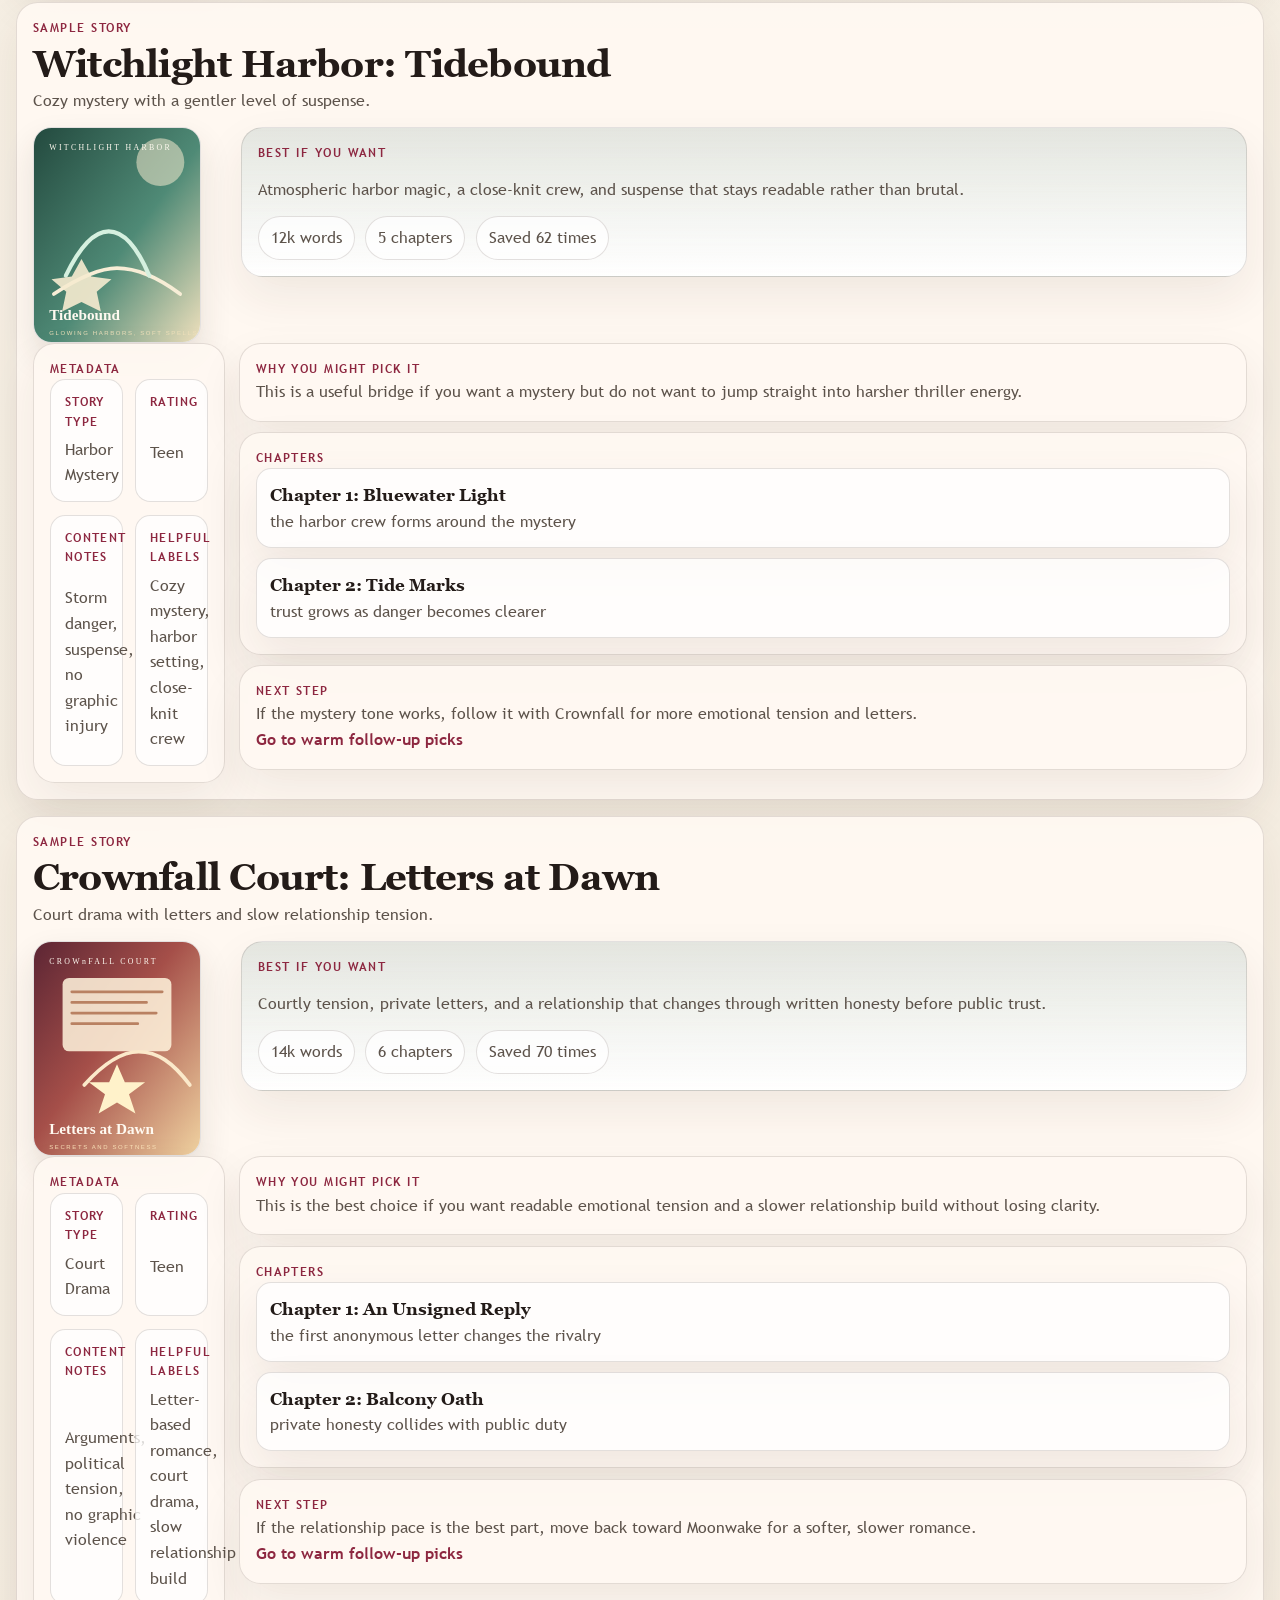
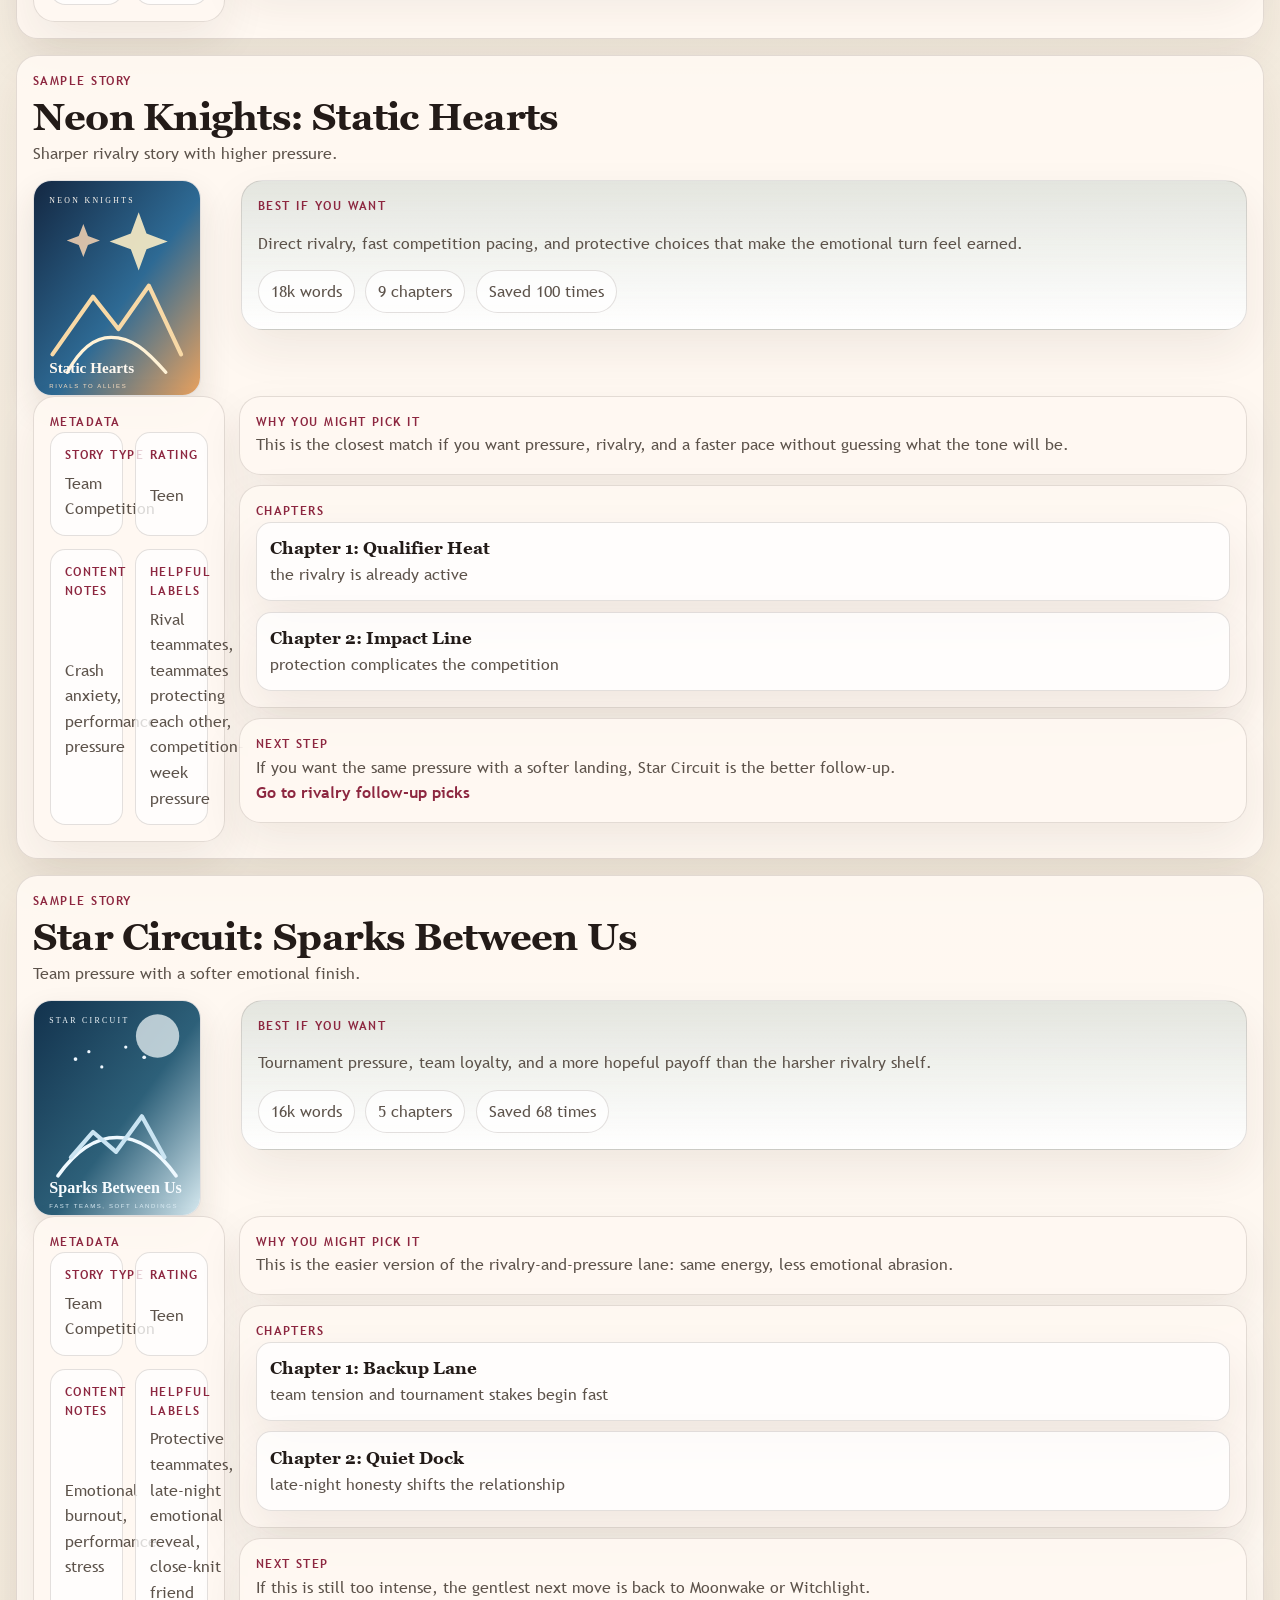
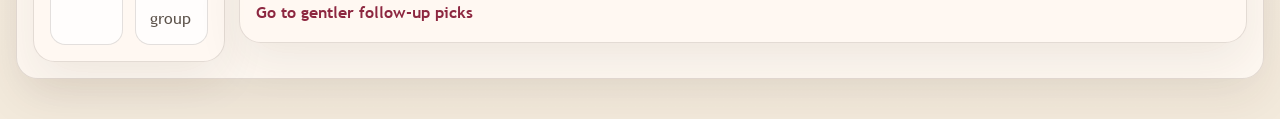
<file: story.html>
<!DOCTYPE html>
<html lang="en">
  <head>
    <meta charset="utf-8">
    <meta name="viewport" content="width=device-width, initial-scale=1">
    <title>FandomForge | Story</title>
    <meta
      name="description"
      content="FandomForge story page with visible content notes, clearer metadata, and guided entry into reading."
    >
    <meta name="theme-color" content="#8b2437">
    <link rel="icon" href="assets/icons/favicon.svg" type="image/svg+xml">
    <link rel="stylesheet" href="styles/main.css">
  </head>
  <body class="compact-page story-page">
    <a class="skip-link" href="#main">Skip to content</a>

    <div class="prototype-shell">
      <header class="app-topbar">
        <div class="brand-lockup">
          <a class="brand-mark" href="index.html">FandomForge</a>
          <p class="brand-meta">A simpler way to find stories.</p>
        </div>
        <div class="topbar-actions">
          <nav class="site-nav" aria-label="Primary">
            <a class="nav-link" href="index.html">Home</a>
            <a class="nav-link" href="discover.html">Discover</a>
            <a class="nav-link" href="search.html">Search</a>
          </nav>
          <nav class="support-nav" aria-label="Support">
            <a class="support-link" href="tags.html">Tag guide</a>
            <a class="support-link" href="recommendations.html">Next reads</a>
          </nav>
        </div>
      </header>

      <main id="main" class="app-main compact-main">
        <section class="page-hero">
          <div class="hero-copy-grid">
            <p class="page-kicker">Story Page</p>
            <h1 class="page-title">See the story summary before you open anything.</h1>
            <p class="page-summary">
              Every sample page shows the tone, content notes, chapter preview, and next step before you commit.
            </p>
          </div>

          <aside class="search-panel page-shortcuts" aria-labelledby="story-jump-title">
            <div class="section-heading shortcut-heading">
              <p class="eyebrow">Sample Stories</p>
              <h2 id="story-jump-title">Jump to the kind of story you want to preview.</h2>
            </div>
            <div class="shortcut-grid">
              <a class="shortcut-card" href="#moonwake-work">
                <strong>Warm fantasy school</strong>
                <span>Moonwake Academy</span>
              </a>
              <a class="shortcut-card" href="#witchlight-work">
                <strong>Cozy harbor mystery</strong>
                <span>Witchlight Harbor</span>
              </a>
              <a class="shortcut-card" href="#crownfall-work">
                <strong>Quiet court drama</strong>
                <span>Crownfall Court</span>
              </a>
              <a class="shortcut-card" href="#neon-work">
                <strong>Sharper rivalry story</strong>
                <span>Neon Knights</span>
              </a>
              <a class="shortcut-card" href="#star-work">
                <strong>Softer team rivalry</strong>
                <span>Star Circuit</span>
              </a>
            </div>
          </aside>
        </section>

        <section id="moonwake-work" class="page-section" aria-labelledby="moonwake-title">
          <div class="section-heading">
            <p class="eyebrow">Sample Story</p>
            <h2 id="moonwake-title">Moonwake Academy: Lanterns</h2>
            <p class="section-copy">Warm fantasy school with close friendships.</p>
          </div>

          <div class="work-detail-header">
            <img
              class="story-cover"
              src="assets/covers/cover-moonwake-lanterns.svg"
              alt="Moonwake Academy decorative cover art"
            >
            <div class="search-panel">
              <p class="eyebrow">Best If You Want</p>
              <p class="helper-copy">Close friendships that slowly start feeling like family, magical school routines, and a slow emotional build with clear stakes.</p>
              <div class="stats-row">
                <span>15k words</span>
                <span>8 chapters</span>
                <span>Saved 90 times</span>
              </div>
            </div>
          </div>

          <div class="archive-layout">
            <article class="detail-card">
              <p class="eyebrow">Metadata</p>
              <div class="key-value-grid">
                <div class="key-value-item">
                  <p class="meta-label">Story type</p>
                  <p class="meta-value">Fantasy School</p>
                </div>
                <div class="key-value-item">
                  <p class="meta-label">Rating</p>
                  <p class="meta-value">Teen</p>
                </div>
                <div class="key-value-item">
                  <p class="meta-label">Content notes</p>
                  <p class="meta-value">Mild peril, panic spells, no graphic violence</p>
                </div>
                <div class="key-value-item">
                  <p class="meta-label">Helpful labels</p>
                  <p class="meta-value">Fantasy school, chosen-family story, slow romance</p>
                </div>
              </div>
            </article>

            <div class="mini-list">
              <article class="detail-card">
                <p class="eyebrow">Why You Might Pick It</p>
                <p class="helper-copy">This is the clearest soft-entry story on the page: warm tone, readable warnings, and an easy chapter-one premise.</p>
              </article>
              <article class="detail-card">
                <p class="eyebrow">Chapters</p>
                <ol class="chapter-list">
                  <li class="chapter-card">
                    <strong>Chapter 1: First Lantern</strong>
                    <p class="chapter-meta">school arrival and new roommate tension</p>
                  </li>
                  <li class="chapter-card">
                    <strong>Chapter 2: Club Night</strong>
                    <p class="chapter-meta">friendship starts to take shape</p>
                  </li>
                </ol>
              </article>
              <article class="detail-card">
                <p class="eyebrow">Next step</p>
                <p class="helper-copy">If you like the warmth here, the safest follow-up is Witchlight Harbor.</p>
                <a class="text-link" href="recommendations.html#safe-start-lane">Go to gentler follow-up picks</a>
              </article>
            </div>
          </div>
        </section>

        <section id="witchlight-work" class="page-section" aria-labelledby="witchlight-title">
          <div class="section-heading">
            <p class="eyebrow">Sample Story</p>
            <h2 id="witchlight-title">Witchlight Harbor: Tidebound</h2>
            <p class="section-copy">Cozy mystery with a gentler level of suspense.</p>
          </div>

          <div class="work-detail-header">
            <img
              class="story-cover"
              src="assets/covers/cover-witchlight-tide.svg"
              alt="Witchlight Harbor decorative cover art"
            >
            <div class="search-panel">
              <p class="eyebrow">Best If You Want</p>
              <p class="helper-copy">Atmospheric harbor magic, a close-knit crew, and suspense that stays readable rather than brutal.</p>
              <div class="stats-row">
                <span>12k words</span>
                <span>5 chapters</span>
                <span>Saved 62 times</span>
              </div>
            </div>
          </div>

          <div class="archive-layout">
            <article class="detail-card">
              <p class="eyebrow">Metadata</p>
              <div class="key-value-grid">
                <div class="key-value-item">
                  <p class="meta-label">Story type</p>
                  <p class="meta-value">Harbor Mystery</p>
                </div>
                <div class="key-value-item">
                  <p class="meta-label">Rating</p>
                  <p class="meta-value">Teen</p>
                </div>
                <div class="key-value-item">
                  <p class="meta-label">Content notes</p>
                  <p class="meta-value">Storm danger, suspense, no graphic injury</p>
                </div>
                <div class="key-value-item">
                  <p class="meta-label">Helpful labels</p>
                  <p class="meta-value">Cozy mystery, harbor setting, close-knit crew</p>
                </div>
              </div>
            </article>

            <div class="mini-list">
              <article class="detail-card">
                <p class="eyebrow">Why You Might Pick It</p>
                <p class="helper-copy">This is a useful bridge if you want a mystery but do not want to jump straight into harsher thriller energy.</p>
              </article>
              <article class="detail-card">
                <p class="eyebrow">Chapters</p>
                <ol class="chapter-list">
                  <li class="chapter-card">
                    <strong>Chapter 1: Bluewater Light</strong>
                    <p class="chapter-meta">the harbor crew forms around the mystery</p>
                  </li>
                  <li class="chapter-card">
                    <strong>Chapter 2: Tide Marks</strong>
                    <p class="chapter-meta">trust grows as danger becomes clearer</p>
                  </li>
                </ol>
              </article>
              <article class="detail-card">
                <p class="eyebrow">Next step</p>
                <p class="helper-copy">If the mystery tone works, follow it with Crownfall for more emotional tension and letters.</p>
                <a class="text-link" href="recommendations.html#because-theme">Go to warm follow-up picks</a>
              </article>
            </div>
          </div>
        </section>

        <section id="crownfall-work" class="page-section" aria-labelledby="crownfall-title">
          <div class="section-heading">
            <p class="eyebrow">Sample Story</p>
            <h2 id="crownfall-title">Crownfall Court: Letters at Dawn</h2>
            <p class="section-copy">Court drama with letters and slow relationship tension.</p>
          </div>

          <div class="work-detail-header">
            <img
              class="story-cover"
              src="assets/covers/cover-crownfall-letters.svg"
              alt="Crownfall Court decorative cover art"
            >
            <div class="search-panel">
              <p class="eyebrow">Best If You Want</p>
              <p class="helper-copy">Courtly tension, private letters, and a relationship that changes through written honesty before public trust.</p>
              <div class="stats-row">
                <span>14k words</span>
                <span>6 chapters</span>
                <span>Saved 70 times</span>
              </div>
            </div>
          </div>

          <div class="archive-layout">
            <article class="detail-card">
              <p class="eyebrow">Metadata</p>
              <div class="key-value-grid">
                <div class="key-value-item">
                  <p class="meta-label">Story type</p>
                  <p class="meta-value">Court Drama</p>
                </div>
                <div class="key-value-item">
                  <p class="meta-label">Rating</p>
                  <p class="meta-value">Teen</p>
                </div>
                <div class="key-value-item">
                  <p class="meta-label">Content notes</p>
                  <p class="meta-value">Arguments, political tension, no graphic violence</p>
                </div>
                <div class="key-value-item">
                  <p class="meta-label">Helpful labels</p>
                  <p class="meta-value">Letter-based romance, court drama, slow relationship build</p>
                </div>
              </div>
            </article>

            <div class="mini-list">
              <article class="detail-card">
                <p class="eyebrow">Why You Might Pick It</p>
                <p class="helper-copy">This is the best choice if you want readable emotional tension and a slower relationship build without losing clarity.</p>
              </article>
              <article class="detail-card">
                <p class="eyebrow">Chapters</p>
                <ol class="chapter-list">
                  <li class="chapter-card">
                    <strong>Chapter 1: An Unsigned Reply</strong>
                    <p class="chapter-meta">the first anonymous letter changes the rivalry</p>
                  </li>
                  <li class="chapter-card">
                    <strong>Chapter 2: Balcony Oath</strong>
                    <p class="chapter-meta">private honesty collides with public duty</p>
                  </li>
                </ol>
              </article>
              <article class="detail-card">
                <p class="eyebrow">Next step</p>
                <p class="helper-copy">If the relationship pace is the best part, move back toward Moonwake for a softer, slower romance.</p>
                <a class="text-link" href="recommendations.html#because-theme">Go to warm follow-up picks</a>
              </article>
            </div>
          </div>
        </section>

        <section id="neon-work" class="page-section" aria-labelledby="neon-title">
          <div class="section-heading">
            <p class="eyebrow">Sample Story</p>
            <h2 id="neon-title">Neon Knights: Static Hearts</h2>
            <p class="section-copy">Sharper rivalry story with higher pressure.</p>
          </div>

          <div class="work-detail-header">
            <img
              class="story-cover"
              src="assets/covers/cover-neon-rivalry.svg"
              alt="Neon Knights decorative cover art"
            >
            <div class="search-panel">
              <p class="eyebrow">Best If You Want</p>
              <p class="helper-copy">Direct rivalry, fast competition pacing, and protective choices that make the emotional turn feel earned.</p>
              <div class="stats-row">
                <span>18k words</span>
                <span>9 chapters</span>
                <span>Saved 100 times</span>
              </div>
            </div>
          </div>

          <div class="archive-layout">
            <article class="detail-card">
              <p class="eyebrow">Metadata</p>
              <div class="key-value-grid">
                <div class="key-value-item">
                  <p class="meta-label">Story type</p>
                  <p class="meta-value">Team Competition</p>
                </div>
                <div class="key-value-item">
                  <p class="meta-label">Rating</p>
                  <p class="meta-value">Teen</p>
                </div>
                <div class="key-value-item">
                  <p class="meta-label">Content notes</p>
                  <p class="meta-value">Crash anxiety, performance pressure</p>
                </div>
                <div class="key-value-item">
                  <p class="meta-label">Helpful labels</p>
                  <p class="meta-value">Rival teammates, teammates protecting each other, competition-week pressure</p>
                </div>
              </div>
            </article>

            <div class="mini-list">
              <article class="detail-card">
                <p class="eyebrow">Why You Might Pick It</p>
                <p class="helper-copy">This is the closest match if you want pressure, rivalry, and a faster pace without guessing what the tone will be.</p>
              </article>
              <article class="detail-card">
                <p class="eyebrow">Chapters</p>
                <ol class="chapter-list">
                  <li class="chapter-card">
                    <strong>Chapter 1: Qualifier Heat</strong>
                    <p class="chapter-meta">the rivalry is already active</p>
                  </li>
                  <li class="chapter-card">
                    <strong>Chapter 2: Impact Line</strong>
                    <p class="chapter-meta">protection complicates the competition</p>
                  </li>
                </ol>
              </article>
              <article class="detail-card">
                <p class="eyebrow">Next step</p>
                <p class="helper-copy">If you want the same pressure with a softer landing, Star Circuit is the better follow-up.</p>
                <a class="text-link" href="recommendations.html#because-similar">Go to rivalry follow-up picks</a>
              </article>
            </div>
          </div>
        </section>

        <section id="star-work" class="page-section" aria-labelledby="star-title">
          <div class="section-heading">
            <p class="eyebrow">Sample Story</p>
            <h2 id="star-title">Star Circuit: Sparks Between Us</h2>
            <p class="section-copy">Team pressure with a softer emotional finish.</p>
          </div>

          <div class="work-detail-header">
            <img
              class="story-cover"
              src="assets/covers/cover-starcircuit-sparks.svg"
              alt="Star Circuit decorative cover art"
            >
            <div class="search-panel">
              <p class="eyebrow">Best If You Want</p>
              <p class="helper-copy">Tournament pressure, team loyalty, and a more hopeful payoff than the harsher rivalry shelf.</p>
              <div class="stats-row">
                <span>16k words</span>
                <span>5 chapters</span>
                <span>Saved 68 times</span>
              </div>
            </div>
          </div>

          <div class="archive-layout">
            <article class="detail-card">
              <p class="eyebrow">Metadata</p>
              <div class="key-value-grid">
                <div class="key-value-item">
                  <p class="meta-label">Story type</p>
                  <p class="meta-value">Team Competition</p>
                </div>
                <div class="key-value-item">
                  <p class="meta-label">Rating</p>
                  <p class="meta-value">Teen</p>
                </div>
                <div class="key-value-item">
                  <p class="meta-label">Content notes</p>
                  <p class="meta-value">Emotional burnout, performance stress</p>
                </div>
                <div class="key-value-item">
                  <p class="meta-label">Helpful labels</p>
                  <p class="meta-value">Protective teammates, late-night emotional reveal, close-knit friend group</p>
                </div>
              </div>
            </article>

            <div class="mini-list">
              <article class="detail-card">
                <p class="eyebrow">Why You Might Pick It</p>
                <p class="helper-copy">This is the easier version of the rivalry-and-pressure lane: same energy, less emotional abrasion.</p>
              </article>
              <article class="detail-card">
                <p class="eyebrow">Chapters</p>
                <ol class="chapter-list">
                  <li class="chapter-card">
                    <strong>Chapter 1: Backup Lane</strong>
                    <p class="chapter-meta">team tension and tournament stakes begin fast</p>
                  </li>
                  <li class="chapter-card">
                    <strong>Chapter 2: Quiet Dock</strong>
                    <p class="chapter-meta">late-night honesty shifts the relationship</p>
                  </li>
                </ol>
              </article>
              <article class="detail-card">
                <p class="eyebrow">Next step</p>
                <p class="helper-copy">If this is still too intense, the gentlest next move is back to Moonwake or Witchlight.</p>
                <a class="text-link" href="recommendations.html#safe-start-lane">Go to gentler follow-up picks</a>
              </article>
            </div>
          </div>
        </section>
      </main>
    </div>
  </body>
</html>
</file>
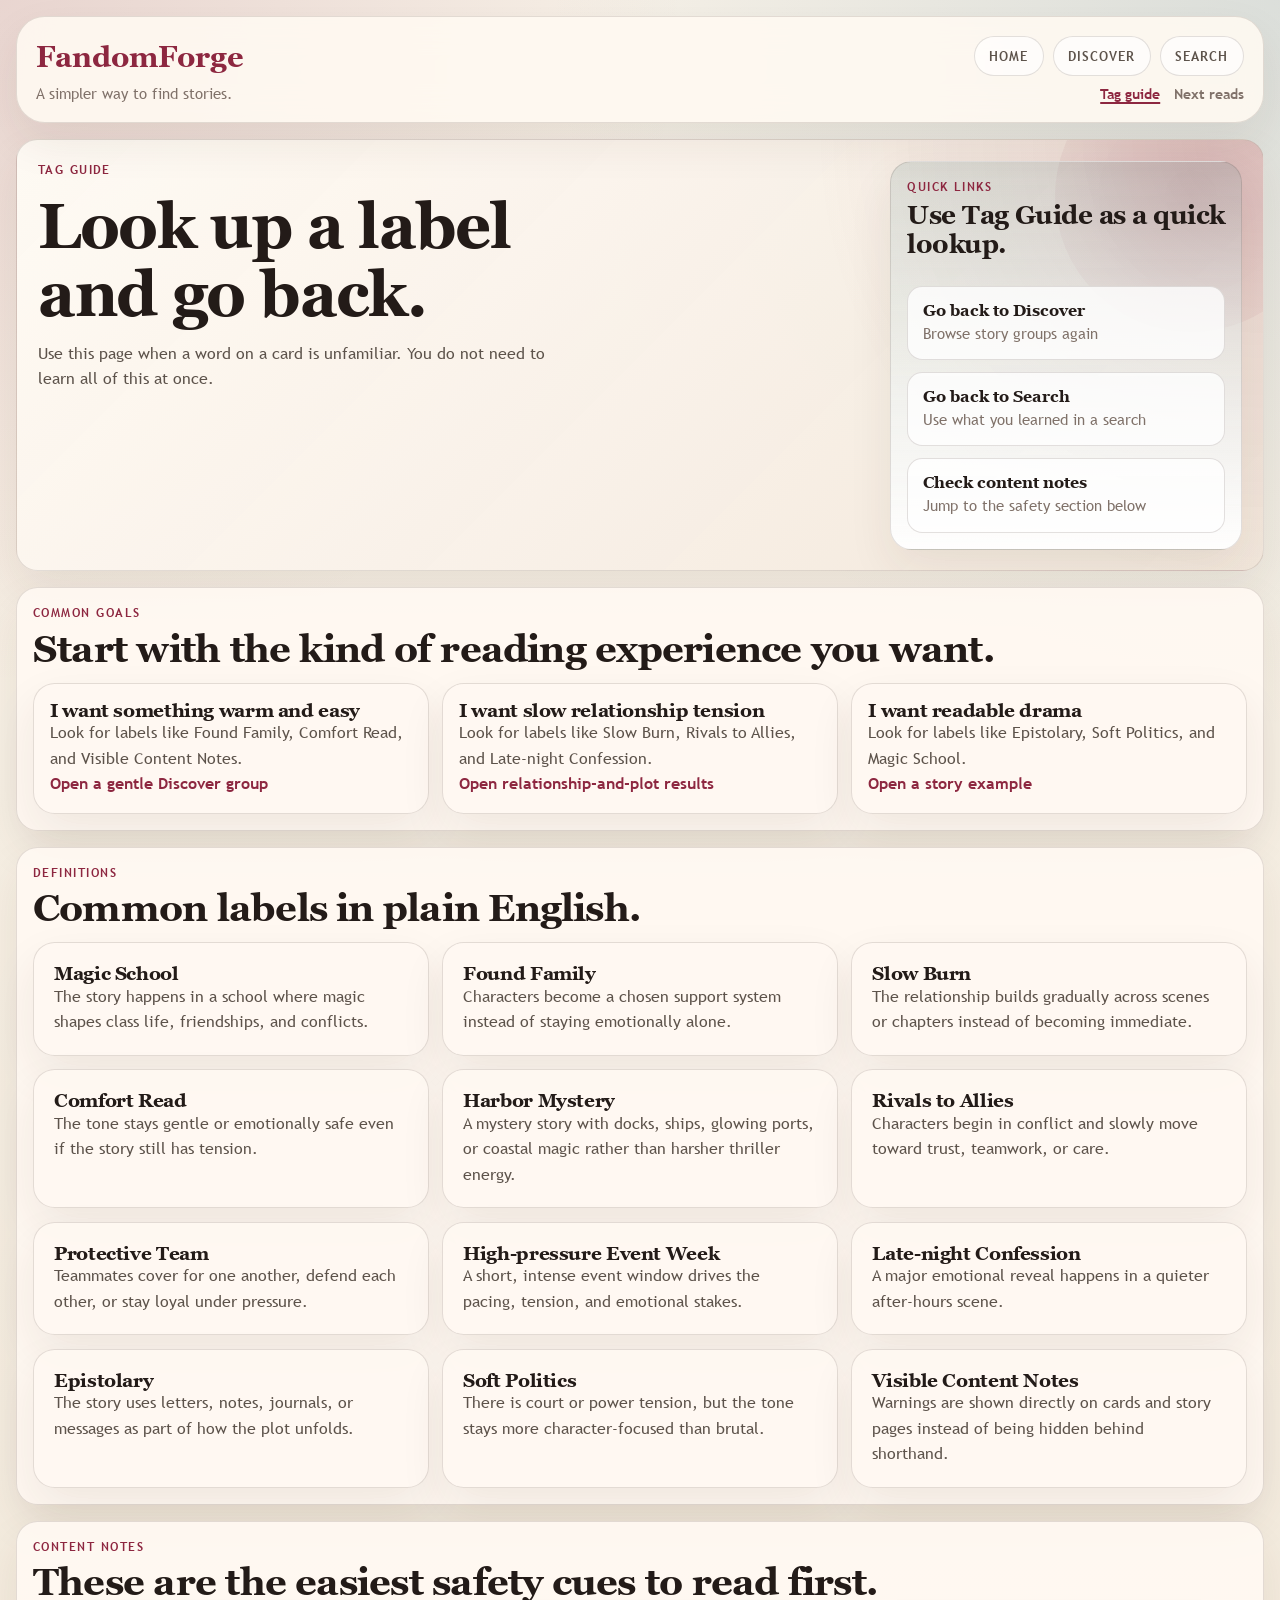
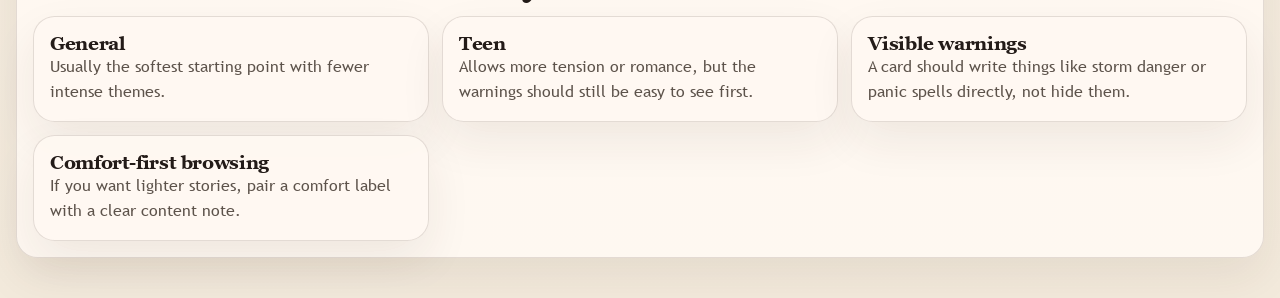
<file: tags.html>
<!DOCTYPE html>
<html lang="en">
  <head>
    <meta charset="utf-8">
    <meta name="viewport" content="width=device-width, initial-scale=1">
    <title>FandomForge | Tags</title>
    <meta
      name="description"
      content="FandomForge tag guide with plain-language definitions, starter sets, and visible content note help."
    >
    <meta name="theme-color" content="#8b2437">
    <link rel="icon" href="assets/icons/favicon.svg" type="image/svg+xml">
    <link rel="stylesheet" href="styles/main.css">
  </head>
  <body class="compact-page tags-page">
    <a class="skip-link" href="#main">Skip to content</a>

    <div class="prototype-shell">
      <header class="app-topbar">
        <div class="brand-lockup">
          <a class="brand-mark" href="index.html">FandomForge</a>
          <p class="brand-meta">A simpler way to find stories.</p>
        </div>
        <div class="topbar-actions">
          <nav class="site-nav" aria-label="Primary">
            <a class="nav-link" href="index.html">Home</a>
            <a class="nav-link" href="discover.html">Discover</a>
            <a class="nav-link" href="search.html">Search</a>
          </nav>
          <nav class="support-nav" aria-label="Support">
            <a class="support-link is-active" href="tags.html" aria-current="page">Tag guide</a>
            <a class="support-link" href="recommendations.html">Next reads</a>
          </nav>
        </div>
      </header>

      <main id="main" class="app-main compact-main">
        <section class="page-hero">
          <div class="hero-copy-grid">
            <p class="page-kicker">Tag Guide</p>
            <h1 class="page-title">Look up a label and go back.</h1>
            <p class="page-summary">
              Use this page when a word on a card is unfamiliar. You do not need to learn all of this at once.
            </p>
          </div>

          <aside class="search-panel page-shortcuts" aria-labelledby="new-to-tags">
            <div class="section-heading shortcut-heading">
              <p class="eyebrow">Quick Links</p>
              <h2 id="new-to-tags">Use Tag Guide as a quick lookup.</h2>
            </div>
            <div class="shortcut-grid">
              <a class="shortcut-card" href="discover.html#browse-by-mood">
                <strong>Go back to Discover</strong>
                <span>Browse story groups again</span>
              </a>
              <a class="shortcut-card" href="search.html#task-chooser-title">
                <strong>Go back to Search</strong>
                <span>Use what you learned in a search</span>
              </a>
              <a class="shortcut-card" href="#content-notes">
                <strong>Check content notes</strong>
                <span>Jump to the safety section below</span>
              </a>
            </div>
          </aside>
        </section>

        <section id="starter-sets" class="page-section" aria-labelledby="starter-sets-title">
          <div class="section-heading">
            <p class="eyebrow">Common Goals</p>
            <h2 id="starter-sets-title">Start with the kind of reading experience you want.</h2>
          </div>

          <div class="quick-grid">
            <article class="example-panel">
              <h3>I want something warm and easy</h3>
              <p class="mini-note">Look for labels like Found Family, Comfort Read, and Visible Content Notes.</p>
              <a class="text-link" href="discover.html#gentle-shelf">Open a gentle Discover group</a>
            </article>
            <article class="example-panel">
              <h3>I want slow relationship tension</h3>
              <p class="mini-note">Look for labels like Slow Burn, Rivals to Allies, and Late-night Confession.</p>
              <a class="text-link" href="search-similar.html#specific-results">Open relationship-and-plot results</a>
            </article>
            <article class="example-panel">
              <h3>I want readable drama</h3>
              <p class="mini-note">Look for labels like Epistolary, Soft Politics, and Magic School.</p>
              <a class="text-link" href="story.html#crownfall-work">Open a story example</a>
            </article>
          </div>
        </section>

        <section class="page-section" aria-labelledby="tag-families-title">
          <div class="section-heading">
            <p class="eyebrow">Definitions</p>
            <h2 id="tag-families-title">Common labels in plain English.</h2>
          </div>

          <div class="glossary-grid">
            <article id="magic-school" class="definition-card">
              <h3>Magic School</h3>
              <p class="helper-copy">The story happens in a school where magic shapes class life, friendships, and conflicts.</p>
            </article>
            <article id="found-family" class="definition-card">
              <h3>Found Family</h3>
              <p class="helper-copy">Characters become a chosen support system instead of staying emotionally alone.</p>
            </article>
            <article id="slow-burn" class="definition-card">
              <h3>Slow Burn</h3>
              <p class="helper-copy">The relationship builds gradually across scenes or chapters instead of becoming immediate.</p>
            </article>
            <article id="comfort-read" class="definition-card">
              <h3>Comfort Read</h3>
              <p class="helper-copy">The tone stays gentle or emotionally safe even if the story still has tension.</p>
            </article>
            <article id="harbor-mystery" class="definition-card">
              <h3>Harbor Mystery</h3>
              <p class="helper-copy">A mystery story with docks, ships, glowing ports, or coastal magic rather than harsher thriller energy.</p>
            </article>
            <article id="team-rivalry" class="definition-card">
              <h3>Rivals to Allies</h3>
              <p class="helper-copy">Characters begin in conflict and slowly move toward trust, teamwork, or care.</p>
            </article>
            <article id="protective-team" class="definition-card">
              <h3>Protective Team</h3>
              <p class="helper-copy">Teammates cover for one another, defend each other, or stay loyal under pressure.</p>
            </article>
            <article id="high-pressure" class="definition-card">
              <h3>High-pressure Event Week</h3>
              <p class="helper-copy">A short, intense event window drives the pacing, tension, and emotional stakes.</p>
            </article>
            <article id="late-night-confession" class="definition-card">
              <h3>Late-night Confession</h3>
              <p class="helper-copy">A major emotional reveal happens in a quieter after-hours scene.</p>
            </article>
            <article id="epistolary" class="definition-card">
              <h3>Epistolary</h3>
              <p class="helper-copy">The story uses letters, notes, journals, or messages as part of how the plot unfolds.</p>
            </article>
            <article id="soft-politics" class="definition-card">
              <h3>Soft Politics</h3>
              <p class="helper-copy">There is court or power tension, but the tone stays more character-focused than brutal.</p>
            </article>
            <article id="visible-content-notes" class="definition-card">
              <h3>Visible Content Notes</h3>
              <p class="helper-copy">Warnings are shown directly on cards and story pages instead of being hidden behind shorthand.</p>
            </article>
          </div>
        </section>

        <section id="content-notes" class="page-section" aria-labelledby="content-notes-title">
          <div class="section-heading">
            <p class="eyebrow">Content Notes</p>
            <h2 id="content-notes-title">These are the easiest safety cues to read first.</h2>
          </div>

          <div class="quick-grid">
            <article class="detail-card">
              <h3>General</h3>
              <p class="mini-note">Usually the softest starting point with fewer intense themes.</p>
            </article>
            <article class="detail-card">
              <h3>Teen</h3>
              <p class="mini-note">Allows more tension or romance, but the warnings should still be easy to see first.</p>
            </article>
            <article class="detail-card">
              <h3>Visible warnings</h3>
              <p class="mini-note">A card should write things like storm danger or panic spells directly, not hide them.</p>
            </article>
            <article class="detail-card">
              <h3>Comfort-first browsing</h3>
              <p class="mini-note">If you want lighter stories, pair a comfort label with a clear content note.</p>
            </article>
          </div>
        </section>
      </main>
    </div>
  </body>
</html>
</file>
<file: styles/main.css>
@font-face {
  font-family: "Concordia Serif";
  src: url("../assets/fonts/concordia-serif-regular.ttf") format("truetype");
  font-weight: 400;
  font-style: normal;
  font-display: swap;
}

@font-face {
  font-family: "Concordia Serif";
  src: url("../assets/fonts/concordia-serif-bold.ttf") format("truetype");
  font-weight: 700;
  font-style: normal;
  font-display: swap;
}

@font-face {
  font-family: "Forge Sans";
  src: url("../assets/fonts/concordia-sans-regular.ttf") format("truetype");
  font-weight: 400;
  font-style: normal;
  font-display: swap;
}

@font-face {
  font-family: "Forge Sans";
  src: url("../assets/fonts/concordia-sans-bold.ttf") format("truetype");
  font-weight: 700;
  font-style: normal;
  font-display: swap;
}

:root {
  --paper: #f3eadc;
  --surface: rgba(255, 249, 242, 0.92);
  --surface-strong: #fffaf2;
  --surface-muted: #f0e5d5;
  --ink: #231b18;
  --ink-soft: #5d534b;
  --ink-muted: #80726a;
  --berry: #8d2740;
  --berry-deep: #611529;
  --teal: #2d6b68;
  --sky: #39718d;
  --gold: #b7863c;
  --pine: #3e6559;
  --accent-soft: rgba(141, 39, 64, 0.11);
  --teal-soft: rgba(45, 107, 104, 0.12);
  --line: rgba(84, 65, 56, 0.16);
  --line-strong: rgba(84, 65, 56, 0.28);
  --shadow: 0 1.2rem 2.8rem rgba(58, 38, 27, 0.08);
  --radius-sm: 0.95rem;
  --radius-md: 1.35rem;
  --radius-lg: 1.8rem;
  --content-width: 78rem;
}

*,
*::before,
*::after {
  box-sizing: border-box;
}

html {
  scroll-behavior: smooth;
}

body {
  position: relative;
  margin: 0;
  min-height: 100vh;
  background:
    radial-gradient(circle at top left, rgba(141, 39, 64, 0.14), transparent 30%),
    radial-gradient(circle at top right, rgba(57, 113, 141, 0.15), transparent 32%),
    linear-gradient(180deg, #f8f2e8 0%, var(--paper) 100%);
  color: var(--ink);
  font-family: "Forge Sans", Arial, sans-serif;
  font-size: 1rem;
  line-height: 1.6;
}

body::before {
  content: "";
  position: fixed;
  inset: 0;
  background-image:
    linear-gradient(rgba(255, 255, 255, 0.24) 1px, transparent 1px),
    linear-gradient(90deg, rgba(255, 255, 255, 0.24) 1px, transparent 1px);
  background-size: 3rem 3rem;
  mask-image: linear-gradient(180deg, rgba(0, 0, 0, 0.16), transparent 78%);
  pointer-events: none;
  opacity: 0.45;
}

img {
  display: block;
  max-width: 100%;
}

a {
  color: inherit;
}

h1,
h2,
h3,
h4,
p,
ul,
ol {
  margin: 0;
}

h1,
h2,
h3,
h4 {
  font-family: "Concordia Serif", Georgia, serif;
  line-height: 1.08;
  letter-spacing: -0.02em;
}

ul,
ol {
  padding-left: 1.2rem;
}

:focus-visible {
  outline: 3px solid rgba(141, 39, 64, 0.25);
  outline-offset: 0.18rem;
}

.skip-link {
  position: absolute;
  left: 1rem;
  top: -4rem;
  z-index: 30;
  padding: 0.75rem 1rem;
  border: 1px solid var(--berry);
  border-radius: var(--radius-sm);
  background: #fff;
  color: var(--berry);
  text-decoration: none;
}

.skip-link:focus {
  top: 1rem;
}

section[id],
article[id],
div[id] {
  scroll-margin-top: 7rem;
}

.prototype-shell {
  position: relative;
  z-index: 1;
  width: min(calc(100% - 1.25rem), var(--content-width));
  margin: 0 auto;
  padding: 1rem 0 2.5rem;
}

.app-topbar {
  position: sticky;
  top: 1rem;
  z-index: 20;
  display: flex;
  flex-wrap: wrap;
  align-items: end;
  justify-content: space-between;
  gap: 1rem;
  margin-bottom: 1rem;
  padding: 1rem 1.2rem;
  border: 1px solid var(--line);
  border-radius: var(--radius-lg);
  background: rgba(255, 250, 242, 0.88);
  backdrop-filter: blur(16px);
  box-shadow: var(--shadow);
}

.brand-lockup {
  display: grid;
  gap: 0.2rem;
}

.brand-mark {
  color: var(--berry);
  font-family: "Concordia Serif", Georgia, serif;
  font-size: 1.8rem;
  font-weight: 700;
  text-decoration: none;
}

.brand-meta {
  color: var(--ink-muted);
  font-size: 0.92rem;
}

.site-nav {
  display: flex;
  flex-wrap: wrap;
  gap: 0.55rem;
  justify-content: flex-end;
}

.nav-link {
  display: inline-flex;
  align-items: center;
  justify-content: center;
  min-height: 2.45rem;
  padding: 0.55rem 0.9rem;
  border: 1px solid var(--line);
  border-radius: 999px;
  background: rgba(255, 255, 255, 0.7);
  color: var(--ink-soft);
  font-size: 0.82rem;
  font-weight: 700;
  letter-spacing: 0.08em;
  text-decoration: none;
  text-transform: uppercase;
}

.nav-link:hover,
.nav-link:focus-visible {
  border-color: rgba(141, 39, 64, 0.32);
  color: var(--berry);
}

.nav-link.is-active {
  border-color: transparent;
  background: linear-gradient(135deg, var(--berry), var(--berry-deep));
  color: #fff8f3;
}

.topbar-actions {
  display: grid;
  gap: 0.4rem;
  justify-items: end;
}

.support-nav {
  display: flex;
  flex-wrap: wrap;
  gap: 0.85rem;
  justify-content: flex-end;
}

.support-link {
  color: var(--ink-muted);
  font-size: 0.9rem;
  font-weight: 700;
  text-decoration: none;
}

.support-link:hover,
.support-link:focus-visible {
  color: var(--berry);
}

.support-link.is-active {
  color: var(--berry);
  text-decoration: underline;
  text-decoration-thickness: 2px;
  text-underline-offset: 0.2rem;
}

.page-hero,
.page-section,
.search-panel,
.filter-sidebar,
.work-card,
.notice-card,
.task-card,
.category-card,
.directory-group,
.detail-card,
.definition-card,
.example-panel,
.chapter-card,
.comment-card,
.pathway-card,
.shelf-card,
.browse-card,
.guide-card,
.recommendation-card,
.filter-card,
.safety-card {
  border: 1px solid var(--line);
  border-radius: var(--radius-md);
  background: var(--surface);
  box-shadow: var(--shadow);
}

.app-main {
  display: grid;
  gap: 1.25rem;
}

.app-main > * {
  animation: rise-in 0.65s ease both;
}

.app-main > *:nth-child(2) {
  animation-delay: 0.06s;
}

.app-main > *:nth-child(3) {
  animation-delay: 0.12s;
}

.app-main > *:nth-child(4) {
  animation-delay: 0.18s;
}

.page-hero,
.page-section,
.filter-sidebar,
.work-card,
.notice-card,
.task-card,
.category-card,
.directory-group,
.detail-card,
.definition-card,
.example-panel,
.chapter-card,
.comment-card,
.pathway-card,
.shelf-card,
.browse-card,
.guide-card,
.recommendation-card,
.filter-card,
.safety-card {
  padding: 1.25rem;
}

.page-hero {
  position: relative;
  display: grid;
  gap: 1.3rem;
  overflow: hidden;
  background:
    radial-gradient(circle at top right, rgba(141, 39, 64, 0.14), transparent 34%),
    linear-gradient(135deg, rgba(255, 251, 245, 0.95), rgba(242, 231, 219, 0.92));
}

.page-hero::after {
  content: "";
  position: absolute;
  right: -4rem;
  top: -5rem;
  width: 17rem;
  height: 17rem;
  border-radius: 50%;
  background: radial-gradient(circle, rgba(141, 39, 64, 0.18), rgba(141, 39, 64, 0));
}

.page-hero > * {
  position: relative;
  z-index: 1;
}

.page-kicker,
.eyebrow,
.meta-label {
  color: var(--berry);
  font-size: 0.76rem;
  font-weight: 700;
  letter-spacing: 0.12em;
  text-transform: uppercase;
}

.page-title {
  max-width: 14ch;
  font-size: clamp(2.5rem, 6vw, 4.4rem);
}

.page-summary,
.section-copy,
.helper-copy,
.muted-note,
.summary-text,
.meta-value,
.byline,
.chapter-meta,
.comment-meta,
.mini-note {
  color: var(--ink-soft);
}

.page-summary {
  max-width: 38rem;
  font-size: 1.04rem;
}

.section-heading {
  display: grid;
  gap: 0.35rem;
  margin-bottom: 1rem;
}

.section-heading h2 {
  font-size: clamp(1.6rem, 3vw, 2.4rem);
}

.hero-metrics,
.quick-jump,
.chip-row,
.action-row,
.tag-list,
.stats-row,
.badge-row,
.support-row {
  display: flex;
  flex-wrap: wrap;
  gap: 0.65rem;
}

.hero-metrics {
  margin-top: 1rem;
}

.stat-chip {
  display: grid;
  gap: 0.18rem;
  min-width: 12rem;
  padding: 0.85rem 0.95rem;
  border: 1px solid rgba(141, 39, 64, 0.18);
  border-radius: var(--radius-sm);
  background: rgba(255, 255, 255, 0.7);
}

.stat-chip strong {
  color: var(--berry);
  font-family: "Concordia Serif", Georgia, serif;
  font-size: 1.35rem;
}

.quick-grid,
.task-grid,
.category-grid,
.directory-columns,
.results-layout,
.archive-layout,
.detail-grid,
.glossary-grid,
.story-grid,
.pathway-grid,
.guide-grid,
.recommendation-grid {
  display: grid;
  gap: 1rem;
}

.search-panel {
  display: grid;
  gap: 0.85rem;
  align-content: start;
  background:
    linear-gradient(180deg, rgba(45, 107, 104, 0.13), rgba(255, 255, 255, 0.95));
}

.search-panel h2 {
  font-size: 1.65rem;
}

.home-main {
  gap: 1rem;
}

.home-hero {
  gap: 1rem;
}

.home-hero-copy {
  display: grid;
  gap: 0.85rem;
  align-content: start;
}

.home-hero::after {
  top: -4rem;
  right: -3rem;
  width: 13rem;
  height: 13rem;
}

.home-hero .page-title {
  max-width: 12ch;
  font-size: clamp(2.35rem, 5vw, 4rem);
}

.home-hero .page-summary {
  max-width: 30rem;
  font-size: 0.98rem;
}

.home-quick-start {
  gap: 0.9rem;
  padding: 1rem;
}

.home-quick-heading {
  margin-bottom: 0;
}

.home-quick-grid {
  display: grid;
  gap: 0.75rem;
}

.home-jump-card {
  display: grid;
  gap: 0.2rem;
  padding: 0.85rem 0.9rem;
  border: 1px solid var(--line);
  border-radius: var(--radius-sm);
  background: rgba(255, 255, 255, 0.78);
  text-decoration: none;
}

.home-jump-card strong {
  color: var(--ink);
  font-family: "Concordia Serif", Georgia, serif;
  font-size: 1.05rem;
  line-height: 1.1;
}

.home-jump-card span {
  color: var(--ink-muted);
  font-size: 0.92rem;
}

.home-jump-card:hover,
.home-jump-card:focus-visible {
  border-color: rgba(141, 39, 64, 0.28);
  transform: translateY(-1px);
  transition: transform 0.2s ease, border-color 0.2s ease;
}

.home-section {
  padding: 1rem;
}

.home-page .section-heading {
  gap: 0.25rem;
  margin-bottom: 0.85rem;
}

.home-page .story-grid,
.home-page .quick-grid {
  gap: 0.85rem;
}

.home-shelf-card,
.home-support-card {
  gap: 0.75rem;
  padding: 1rem;
}

.home-shelf-copy,
.home-shelf-head {
  display: grid;
}

.home-shelf-copy {
  gap: 0.75rem;
}

.home-shelf-head {
  gap: 0.2rem;
}

.home-page .story-cover {
  aspect-ratio: 0.78;
}

.home-page .tag-list {
  gap: 0.5rem;
}

.home-support-card .mini-note {
  font-size: 0.92rem;
}

.discover-main {
  gap: 1rem;
}

.discover-hero {
  gap: 1rem;
}

.discover-hero-copy {
  display: grid;
  gap: 0.85rem;
  align-content: start;
}

.discover-hero .page-title {
  max-width: 12ch;
  font-size: clamp(2.2rem, 5vw, 3.85rem);
}

.discover-hero .page-summary {
  max-width: 34rem;
  font-size: 0.98rem;
}

.discover-start-panel {
  gap: 0.9rem;
  padding: 1rem;
}

.discover-start-heading {
  margin-bottom: 0;
}

.discover-start-grid {
  display: grid;
  gap: 0.75rem;
}

.discover-start-card {
  display: grid;
  gap: 0.2rem;
  padding: 0.85rem 0.9rem;
  border: 1px solid var(--line);
  border-radius: var(--radius-sm);
  background: rgba(255, 255, 255, 0.78);
  text-decoration: none;
}

.discover-start-card strong {
  color: var(--ink);
  font-family: "Concordia Serif", Georgia, serif;
  font-size: 1.02rem;
  line-height: 1.12;
}

.discover-start-card span {
  color: var(--ink-muted);
  font-size: 0.92rem;
}

.discover-start-card:hover,
.discover-start-card:focus-visible {
  border-color: rgba(141, 39, 64, 0.28);
  transform: translateY(-1px);
  transition: transform 0.2s ease, border-color 0.2s ease;
}

.discover-section {
  padding: 1rem;
}

.discover-page .section-heading {
  gap: 0.25rem;
  margin-bottom: 0.85rem;
}

.discover-page .category-grid,
.discover-page .quick-grid {
  gap: 0.85rem;
}

.discover-page .browse-card,
.discover-page .guide-card {
  gap: 0.75rem;
  padding: 1rem;
}

.discover-browse-copy {
  display: grid;
  gap: 0.75rem;
}

.discover-page .story-cover {
  aspect-ratio: 0.78;
}

.discover-support-card .mini-note {
  font-size: 0.92rem;
}

.compact-main {
  gap: 1rem;
}

.compact-page .page-hero {
  gap: 1rem;
}

.compact-page .page-title {
  max-width: 12ch;
  font-size: clamp(2.2rem, 5vw, 3.95rem);
}

.compact-page .page-summary {
  max-width: 34rem;
  font-size: 0.98rem;
}

.compact-page .page-section,
.compact-page .search-panel,
.compact-page .filter-sidebar,
.compact-page .work-card,
.compact-page .task-card,
.compact-page .detail-card,
.compact-page .example-panel,
.compact-page .guide-card,
.compact-page .recommendation-card {
  padding: 1rem;
}

.compact-page .section-heading {
  gap: 0.25rem;
  margin-bottom: 0.85rem;
}

.compact-page .task-grid,
.compact-page .quick-grid,
.compact-page .results-layout,
.compact-page .archive-layout,
.compact-page .detail-grid,
.compact-page .glossary-grid,
.compact-page .recommendation-grid {
  gap: 0.85rem;
}

.compact-page .story-cover {
  aspect-ratio: 0.78;
}

.hero-copy-grid,
.card-copy-grid {
  display: grid;
  gap: 0.75rem;
  align-content: start;
}

.page-shortcuts {
  gap: 0.9rem;
}

.shortcut-heading {
  margin-bottom: 0;
}

.shortcut-grid {
  display: grid;
  gap: 0.75rem;
}

.shortcut-card {
  display: grid;
  gap: 0.2rem;
  padding: 0.85rem 0.9rem;
  border: 1px solid var(--line);
  border-radius: var(--radius-sm);
  background: rgba(255, 255, 255, 0.78);
  text-decoration: none;
}

.shortcut-card strong {
  color: var(--ink);
  font-family: "Concordia Serif", Georgia, serif;
  font-size: 1.02rem;
  line-height: 1.12;
}

.shortcut-card span {
  color: var(--ink-muted);
  font-size: 0.92rem;
}

.shortcut-card:hover,
.shortcut-card:focus-visible {
  border-color: rgba(141, 39, 64, 0.28);
  transform: translateY(-1px);
  transition: transform 0.2s ease, border-color 0.2s ease;
}

.search-input,
.filter-pill {
  display: flex;
  align-items: center;
  min-height: 3.15rem;
  padding: 0.85rem 1rem;
  border: 1px solid var(--line-strong);
  border-radius: var(--radius-sm);
  background: rgba(255, 255, 255, 0.78);
  color: var(--ink);
}

.button-link,
.chip,
.tag-link,
.info-badge,
.match-pill {
  display: inline-flex;
  align-items: center;
  justify-content: center;
  gap: 0.45rem;
  min-height: 2.5rem;
  padding: 0.55rem 0.92rem;
  border: 1px solid var(--line-strong);
  border-radius: 999px;
  background: rgba(255, 255, 255, 0.82);
  color: var(--ink-soft);
  font-weight: 700;
  text-decoration: none;
}

.button-link {
  border-color: transparent;
  background: linear-gradient(135deg, var(--berry), var(--berry-deep));
  color: #fff8f3;
}

.button-link:hover,
.button-link:focus-visible,
.chip:hover,
.chip:focus-visible,
.tag-link:hover,
.tag-link:focus-visible,
.info-badge:hover,
.info-badge:focus-visible,
.match-pill:hover,
.match-pill:focus-visible {
  transform: translateY(-1px);
  transition: transform 0.2s ease, border-color 0.2s ease, color 0.2s ease;
}

.button-link--secondary {
  border-color: rgba(141, 39, 64, 0.22);
  background: rgba(255, 255, 255, 0.7);
  color: var(--berry);
}

.chip--muted {
  background: rgba(255, 255, 255, 0.55);
}

.chip--sky,
.info-badge--sky {
  border-color: rgba(57, 113, 141, 0.25);
  color: var(--sky);
}

.chip--pine,
.info-badge--teal {
  border-color: rgba(62, 101, 89, 0.22);
  color: var(--teal);
}

.chip--gold,
.info-badge--gold {
  border-color: rgba(183, 134, 60, 0.28);
  color: #926b2d;
}

.info-badge--berry {
  border-color: rgba(141, 39, 64, 0.22);
  color: var(--berry);
}

.match-pill {
  border-color: rgba(45, 107, 104, 0.22);
  background: rgba(45, 107, 104, 0.12);
  color: var(--teal);
}

.pathway-card {
  display: grid;
  gap: 0.85rem;
  text-decoration: none;
}

.pathway-card--berry {
  background:
    linear-gradient(180deg, rgba(141, 39, 64, 0.1), rgba(255, 250, 244, 0.96));
}

.pathway-card--teal {
  background:
    linear-gradient(180deg, rgba(45, 107, 104, 0.1), rgba(255, 250, 244, 0.96));
}

.pathway-card--gold {
  background:
    linear-gradient(180deg, rgba(183, 134, 60, 0.1), rgba(255, 250, 244, 0.96));
}

.task-card,
.category-card,
.browse-card,
.shelf-card,
.guide-card,
.recommendation-card {
  display: grid;
  gap: 0.85rem;
}

.story-cover {
  width: 100%;
  aspect-ratio: 0.72;
  object-fit: cover;
  border: 1px solid var(--line);
  border-radius: calc(var(--radius-md) - 0.2rem);
  background: #fff;
  box-shadow: 0 0.95rem 2rem rgba(58, 38, 27, 0.12);
}

.mini-list,
.directory-list,
.filter-list,
.chapter-list,
.comment-list,
.compact-list,
.step-list,
.reason-list {
  display: grid;
  gap: 0.65rem;
  padding-left: 0;
  list-style: none;
}

.step-list {
  counter-reset: guide-step;
}

.step-list li {
  position: relative;
  display: flex;
  align-items: center;
  min-height: 2.3rem;
  padding-left: 3rem;
  color: var(--ink-soft);
}

.step-list li::before {
  counter-increment: guide-step;
  content: counter(guide-step);
  position: absolute;
  left: 0;
  top: 50%;
  display: grid;
  place-items: center;
  width: 2.1rem;
  height: 2.1rem;
  border-radius: 50%;
  background: linear-gradient(135deg, var(--berry), var(--berry-deep));
  color: #fffaf4;
  font-size: 0.92rem;
  font-weight: 700;
  transform: translateY(-50%);
}

.compact-list li,
.directory-list li,
.filter-list li,
.reason-list li,
.chapter-card,
.comment-card {
  padding: 0.78rem 0.85rem;
  border: 1px solid var(--line);
  border-radius: var(--radius-sm);
  background: rgba(255, 255, 255, 0.76);
}

.directory-list a,
.text-link {
  color: var(--berry);
  font-weight: 700;
  text-decoration: none;
}

.directory-list a:hover,
.directory-list a:focus-visible,
.text-link:hover,
.text-link:focus-visible {
  text-decoration: underline;
}

.filter-sidebar {
  display: grid;
  gap: 1rem;
  align-content: start;
  background:
    linear-gradient(180deg, rgba(141, 39, 64, 0.09), rgba(255, 255, 255, 0.94));
}

.filter-block {
  display: grid;
  gap: 0.55rem;
  padding-top: 0.95rem;
  border-top: 1px solid var(--line);
}

.filter-block:first-child {
  padding-top: 0;
  border-top: 0;
}

.work-list {
  display: grid;
  gap: 1rem;
}

.work-card {
  display: grid;
  gap: 1rem;
  background:
    linear-gradient(180deg, rgba(255, 255, 255, 0.96), rgba(247, 239, 229, 0.94));
}

.work-topline {
  display: flex;
  flex-wrap: wrap;
  align-items: flex-start;
  justify-content: space-between;
  gap: 0.65rem 1rem;
  padding-bottom: 0.85rem;
  border-bottom: 1px solid var(--line);
}

.work-title {
  font-size: clamp(1.45rem, 3vw, 2rem);
}

.byline {
  font-weight: 700;
  letter-spacing: 0.02em;
}

.work-shell,
.work-detail-header {
  display: grid;
  gap: 1rem;
}

.work-shell .story-cover,
.work-detail-header .story-cover {
  max-width: 10.5rem;
}

.work-meta-grid,
.key-value-grid {
  display: grid;
  gap: 0.8rem;
}

.meta-group,
.key-value-item {
  display: grid;
  gap: 0.3rem;
  padding: 0.82rem 0.85rem;
  border: 1px solid var(--line);
  border-radius: var(--radius-sm);
  background: rgba(255, 255, 255, 0.78);
}

.summary-text {
  font-size: 1.02rem;
}

.match-note {
  padding: 0.9rem 0.95rem;
  border: 1px solid rgba(141, 39, 64, 0.18);
  border-left: 4px solid var(--berry);
  border-radius: var(--radius-sm);
  background: rgba(141, 39, 64, 0.08);
  color: var(--ink-soft);
}

.stats-row span,
.inline-stat {
  display: inline-flex;
  align-items: center;
  gap: 0.4rem;
  padding: 0.5rem 0.75rem;
  border: 1px solid var(--line);
  border-radius: 999px;
  background: rgba(255, 255, 255, 0.76);
  color: var(--ink-soft);
}

.helper-note {
  padding: 0.9rem 0.95rem;
  border: 1px solid rgba(45, 107, 104, 0.18);
  border-radius: var(--radius-sm);
  background: rgba(45, 107, 104, 0.09);
  color: var(--ink-soft);
}

.chapter-list,
.comment-list {
  list-style: none;
}

.chapter-card strong,
.comment-card strong {
  font-family: "Concordia Serif", Georgia, serif;
  font-size: 1.05rem;
}

.empty-state {
  border-style: dashed;
}

@media (min-width: 48rem) {
  .page-hero,
  .task-grid,
  .category-grid,
  .directory-columns,
  .detail-grid,
  .glossary-grid,
  .story-grid,
  .guide-grid,
  .recommendation-grid {
    grid-template-columns: repeat(2, minmax(0, 1fr));
  }

  .quick-grid {
    grid-template-columns: repeat(2, minmax(0, 1fr));
  }

  .pathway-grid {
    grid-template-columns: repeat(3, minmax(0, 1fr));
  }

  .results-layout {
    grid-template-columns: minmax(16rem, 18rem) minmax(0, 1fr);
    align-items: start;
  }

  .filter-sidebar {
    position: sticky;
    top: 7rem;
  }

  .work-shell,
  .work-detail-header,
  .archive-layout {
    grid-template-columns: minmax(10rem, 12rem) minmax(0, 1fr);
    align-items: start;
  }

  .work-meta-grid,
  .key-value-grid {
    grid-template-columns: repeat(2, minmax(0, 1fr));
  }

  .browse-card,
  .shelf-card,
  .recommendation-card {
    grid-template-columns: minmax(9rem, 11rem) minmax(0, 1fr);
    align-items: start;
  }

}

@media (min-width: 64rem) {
  .page-hero {
    grid-template-columns: minmax(0, 1.45fr) minmax(19rem, 25rem);
    padding: 1.6rem;
  }

  .compact-page .page-hero {
    grid-template-columns: minmax(0, 1.3fr) minmax(17rem, 22rem);
    padding: 1.3rem;
  }

  .quick-grid,
  .story-grid,
  .recommendation-grid {
    grid-template-columns: repeat(3, minmax(0, 1fr));
  }

  .glossary-grid {
    grid-template-columns: repeat(3, minmax(0, 1fr));
  }

  .directory-columns {
    grid-template-columns: repeat(3, minmax(0, 1fr));
  }

  .home-hero {
    grid-template-columns: minmax(0, 1.3fr) minmax(17rem, 22rem);
    padding: 1.3rem;
  }
}

@media (max-width: 47.99rem) {
  .app-topbar {
    position: static;
  }

  .topbar-actions {
    width: 100%;
    justify-items: start;
  }

  .site-nav {
    width: 100%;
    justify-content: flex-start;
  }

  .nav-link {
    flex: 1 1 8.5rem;
  }

  .support-nav {
    justify-content: flex-start;
  }
}

@media (prefers-reduced-motion: reduce) {
  html {
    scroll-behavior: auto;
  }

  .app-main > * {
    animation: none;
  }

  .button-link,
  .chip,
  .tag-link,
  .info-badge,
  .match-pill {
    transition: none;
  }
}

@keyframes rise-in {
  from {
    opacity: 0;
    transform: translateY(14px);
  }

  to {
    opacity: 1;
    transform: translateY(0);
  }
}
</file>
